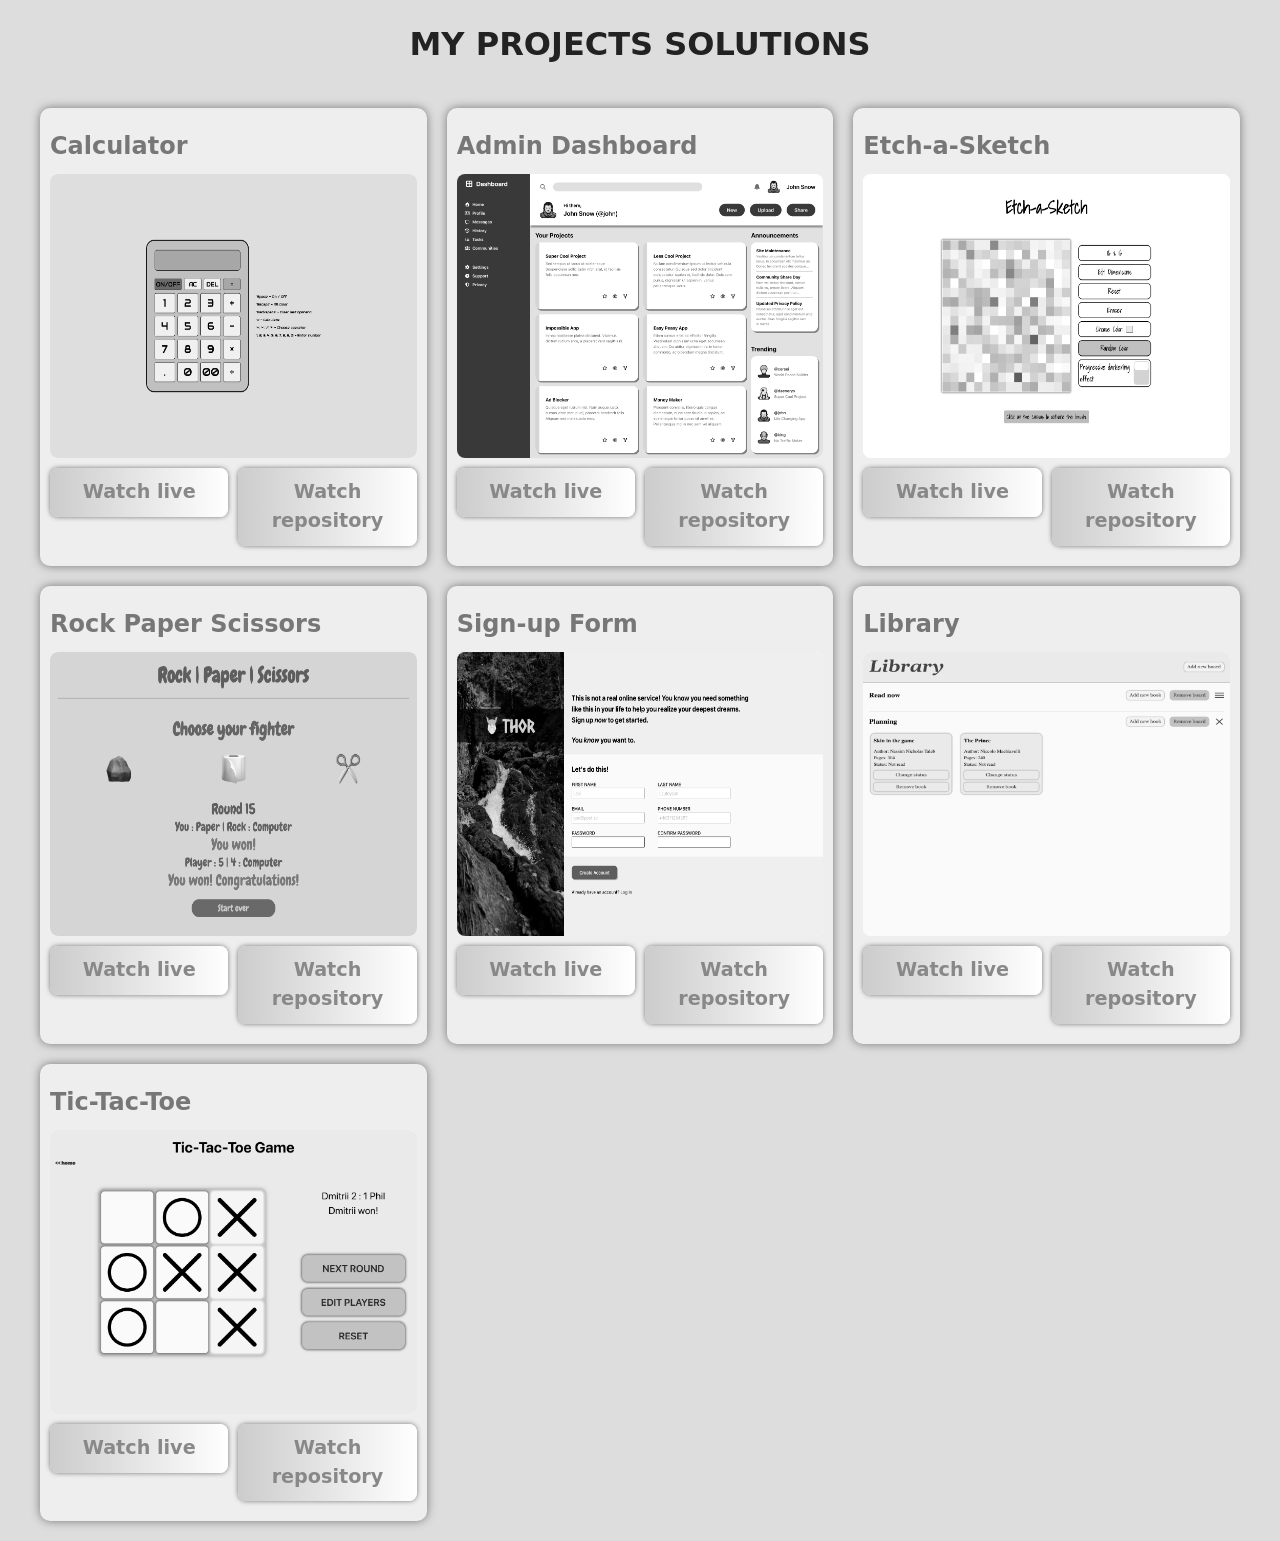
<file: index.html>
<!doctype html>
<html lang="en">
  <head>
    <meta charset="UTF-8" />
    <meta name="viewport" content="width=device-width, initial-scale=1.0" />
    <link rel="stylesheet" href="./style/style.css" />
    <link rel="icon" href="./assets/icons/favicon-home.png" type="image/png">
    <script src="./script/script.js" defer></script>
    <title>Projects</title>
  </head>
  <body>
    <main>
      <div class="container">
        <h1>My projects solutions</h1>
        <div class="projects">
          <div class="projects-card">
            <h2>Calculator</h2>
            <a href="./pages/odin-calculator/index.html" class="card-image">
              <img src="./assets/image/calculator.png" alt="" />
            </a>
            <div class="card-buttons">
              <a href="./pages/odin-calculator/index.html"
                ><button class="card-link-btn">Watch live</button></a
              >
              <a
                href="https://github.com/phil-cody/top-projects/tree/main/pages/odin-calculator"
                target="_blank"
                ><button class="card-link-btn">Watch repository</button></a
              >
            </div>
          </div>
          <div class="projects-card">
            <h2>Admin Dashboard</h2>
            <a href="./pages/odin-dashboard/index.html" class="card-image">
              <img src="./assets/image/dashboard.png" alt="" />
            </a>
            <div class="card-buttons">
              <a href="./pages/odin-dashboard/index.html"
                ><button class="card-link-btn">Watch live</button></a
              >
              <a
                href="https://github.com/phil-cody/top-projects/tree/main/pages/odin-dashboard"
                target="_blank"
                ><button class="card-link-btn">Watch repository</button></a
              >
            </div>
          </div>
          <div class="projects-card">
            <h2>Etch-a-Sketch</h2>
            <a href="./pages/odin-etch-a-sketch/index.html" class="card-image">
              <img src="./assets/image/etch-a-sketchpng.png" alt="" />
            </a>
            <div class="card-buttons">
              <a href="./pages/odin-etch-a-sketch/index.html"
                ><button class="card-link-btn">Watch live</button></a
              >
              <a
                href="https://github.com/phil-cody/top-projects/tree/main/pages/odin-etch-a-sketch"
                target="_blank"
                ><button class="card-link-btn">Watch repository</button></a
              >
            </div>
          </div>
          <div class="projects-card">
            <h2>Rock Paper Scissors</h2>
            <a
              href="./pages/odin-rock-paper-scissors/index.html"
              class="card-image"
            >
              <img src="./assets/image/rock-paper-scissors.png" alt="" />
            </a>
            <div class="card-buttons">
              <a href="./pages/odin-rock-paper-scissors/index.html"
                ><button class="card-link-btn">Watch live</button></a
              >
              <a
                href="https://github.com/phil-cody/top-projects/tree/main/pages/odin-rock-paper-scissors"
                target="_blank"
                ><button class="card-link-btn">Watch repository</button></a
              >
            </div>
          </div>
          <div class="projects-card">
            <h2>Sign-up Form</h2>
            <a href="./pages/odin-sign-up-form/index.html" class="card-image">
              <img src="./assets/image/sign-up.png" alt="" />
            </a>
            <div class="card-buttons">
              <a href="./pages/odin-sign-up-form/index.html"
                ><button class="card-link-btn">Watch live</button></a
              >
              <a
                href="https://github.com/phil-cody/top-projects/tree/main/pages/odin-sign-up-form"
                target="_blank"
                ><button class="card-link-btn">Watch repository</button></a
              >
            </div>
          </div>
          <div class="projects-card">
            <h2>Library</h2>
            <a href="./pages/odin-library/index.html" class="card-image">
              <img src="./assets/image/library.png" alt="" />
            </a>
            <div class="card-buttons">
              <a href="./pages/odin-library/index.html"
                ><button class="card-link-btn">Watch live</button></a
              >
              <a
                href="https://github.com/phil-cody/top-projects/tree/main/pages/odin-library"
                target="_blank"
                ><button class="card-link-btn">Watch repository</button></a
              >
            </div>
          </div>
          <div class="projects-card">
            <h2>Tic-Tac-Toe</h2>
            <a href="./pages/odin-tic-tac-toe/index.html" class="card-image">
              <img src="./assets/image/tic-tac-toe.png" alt="">
            </a>
            <div class="card-buttons">
              <a href="./pages/odin-tic-tac-toe/index.html"
                ><button class="card-link-btn">Watch live</button></a
              >
              <a
                href="https://github.com/phil-cody/top-projects/tree/main/pages/odin-tic-tac-toe"
                target="_blank"
                ><button class="card-link-btn">Watch repository</button></a
              >
            </div>
          </div>
        </div>
      </div>
    </main>
  </body>
</html>
</file>
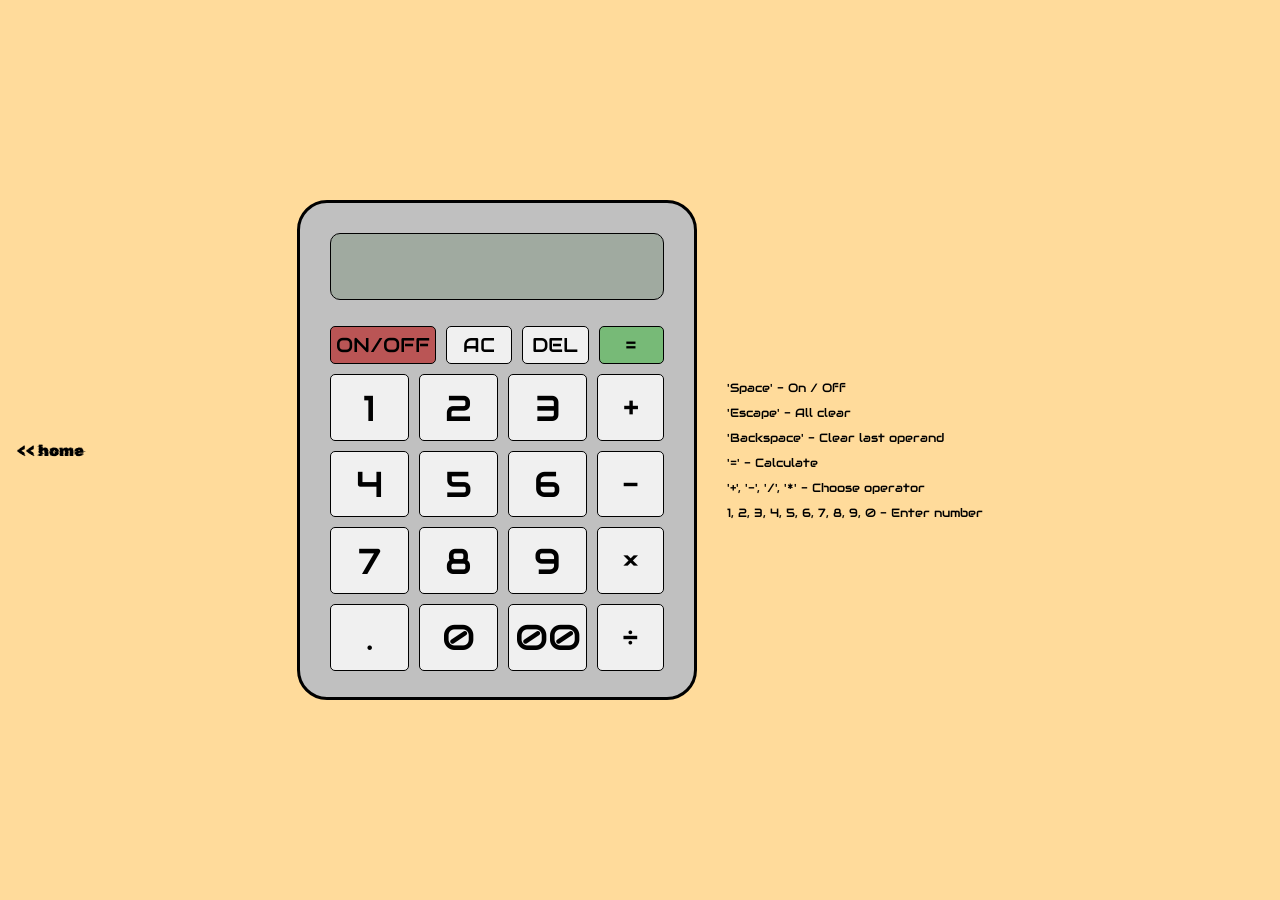
<file: pages/odin-calculator/index.html>
<!doctype html>
<html lang="en">
  <head>
    <meta charset="UTF-8" />
    <meta name="viewport" content="width=device-width, initial-scale=1.0" />
    <link rel="stylesheet" href="./style.css" />
    <link rel="icon" href="./favicon-calc.png" type="image/png">
    <script src="./script.js" defer></script>
    <title>Calculator</title>
  </head>
  <body>
    <a href="../../index.html" class="home-btn">
      <button>
          <p>
            <span><</span>
            <span><</span>
            home
          </p>
      </button>
    </a>
    <main>
      <div class="container">
        <div class="display">
          <p id="expression"></p>
          <p id="current"></p>
        </div>
        <div class="buttons">
          <div class="buttons__actions">
            <button class="btn action" id="on" data-type="action">
              ON/OFF
            </button>
            <button
              class="btn action"
              id="all-clear"
              data-type="action"
              disabled
            >
              AC
            </button>
            <button class="btn action" id="delete" data-type="action" disabled>
              DEL
            </button>
            <button class="btn action" id="result" data-type="equals" disabled>
              =
            </button>
          </div>
          <div class="buttons__num">
            <button
              class="btn number"
              data-type="number"
              data-value="1"
              disabled
            >
              1
            </button>
            <button
              class="btn number"
              data-type="number"
              data-value="2"
              disabled
            >
              2
            </button>
            <button
              class="btn number"
              data-type="number"
              data-value="3"
              disabled
            >
              3
            </button>
            <button
              class="btn number"
              data-type="number"
              data-value="4"
              disabled
            >
              4
            </button>
            <button
              class="btn number"
              data-type="number"
              data-value="5"
              disabled
            >
              5
            </button>
            <button
              class="btn number"
              data-type="number"
              data-value="6"
              disabled
            >
              6
            </button>
            <button
              class="btn number"
              data-type="number"
              data-value="7"
              disabled
            >
              7
            </button>
            <button
              class="btn number"
              data-type="number"
              data-value="8"
              disabled
            >
              8
            </button>
            <button
              class="btn number"
              data-type="number"
              data-value="9"
              disabled
            >
              9
            </button>
            <button
              class="btn number"
              data-type="number"
              data-value="."
              disabled
            >
              .
            </button>
            <button
              class="btn number"
              data-type="number"
              data-value="0"
              disabled
            >
              0
            </button>
            <button
              class="btn number"
              data-type="number"
              data-value="00"
              disabled
            >
              00
            </button>
          </div>
          <div class="buttons__operators">
            <button
              class="btn operator"
              id="add"
              data-type="operator"
              data-value="+"
              disabled
            >
              +
            </button>
            <button
              class="btn operator"
              id="substract"
              data-type="operator"
              data-value="-"
              disabled
            >
              -
            </button>
            <button
              class="btn operator"
              id="multiply"
              data-type="operator"
              data-value="*"
              disabled
            >
              ×
            </button>
            <button
              class="btn operator"
              id="divide"
              data-type="operator"
              data-value="/"
              disabled
            >
              ÷
            </button>
          </div>
        </div>
      </div>
      <div class="help">
        <p>'Space' - On / Off</p>
        <p>'Escape' - All clear</p>
        <p>'Backspace' - Clear last operand</p>
        <p>'=' - Calculate</p>
        <p>'+', '-', '/', '*' - Choose operator</p>
        <p>1, 2, 3, 4, 5, 6, 7, 8, 9, 0 - Enter number</p>
      </div>
    </main>
  </body>
</html>
</file>
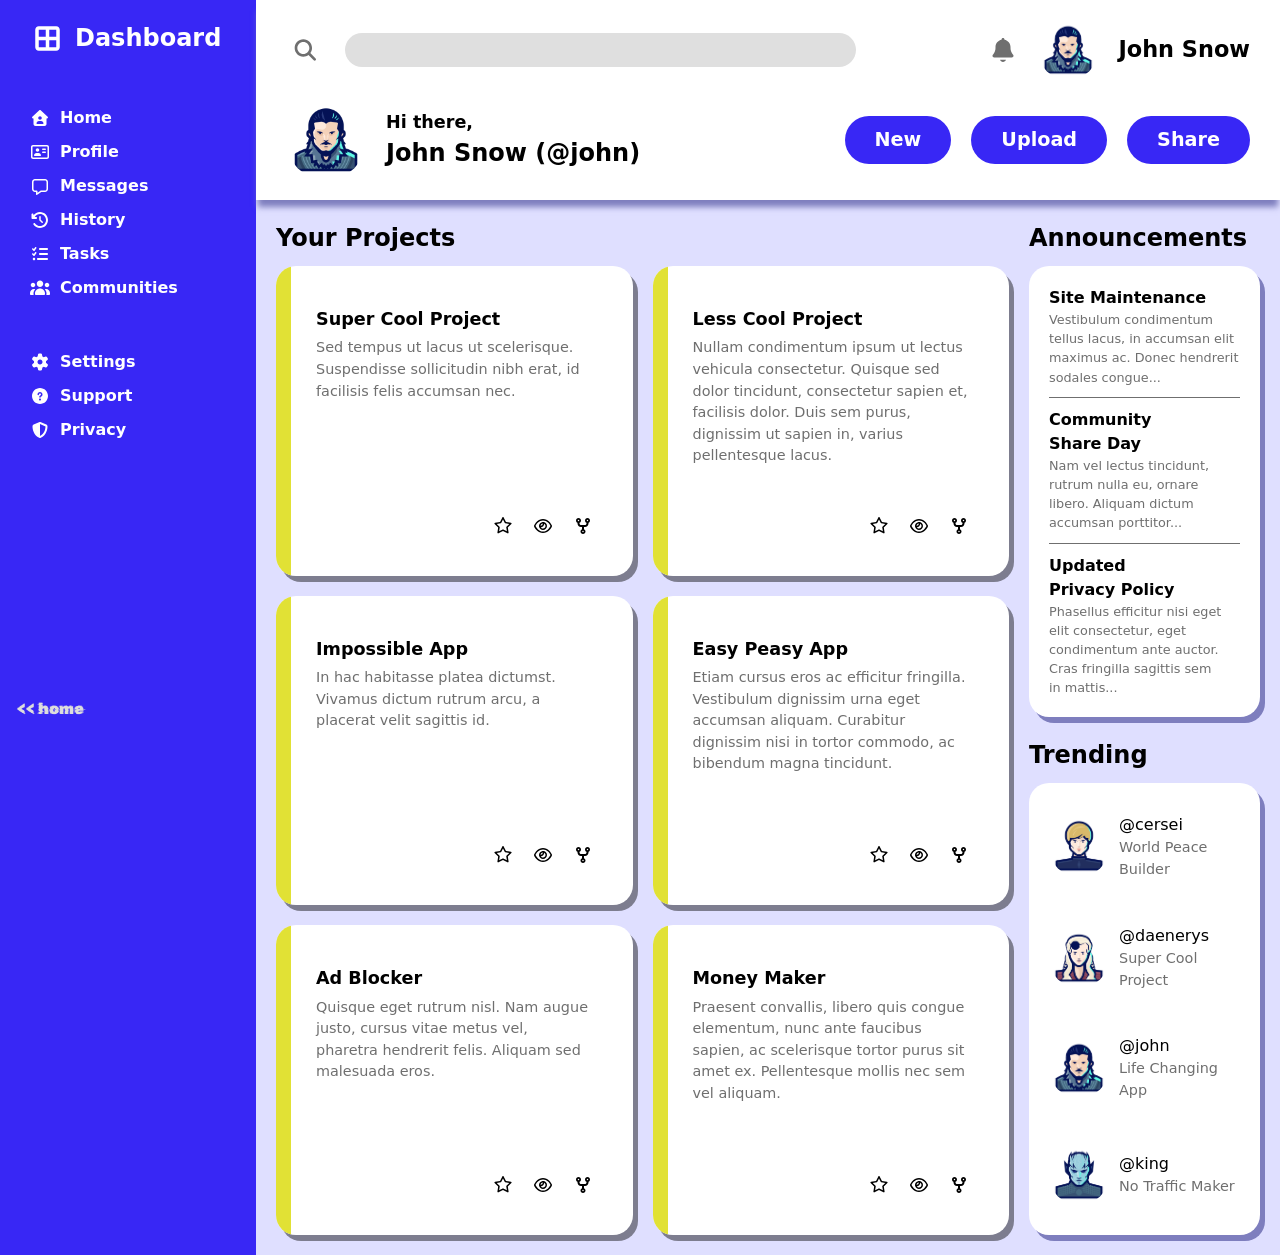
<file: pages/odin-dashboard/index.html>
<!doctype html>
<html lang="en">
  <head>
    <meta charset="UTF-8" />
    <meta name="viewport" content="width=device-width, initial-scale=1.0" />
    <link rel="stylesheet" href="./style.css" />
    <link rel="icon" href="./image/favicon-dashboard.png" type="image/png">
    <title>Dashboard</title>
  </head>
  <body>
    <a href="../../index.html" class="home-btn">
      <button>
          <p>
            <span><</span>
            <span><</span>
            home
          </p>
      </button>
    </a>
    <div class="container">
      <section class="sidebar">
        <div class="sidebar__logo">
          <svg xmlns="http://www.w3.org/2000/svg" viewBox="0 0 640 640">
            <!--!Font Awesome Free v7.2.0 by @fontawesome - https://fontawesome.com License - https://fontawesome.com/license/free Copyright 2026 Fonticons, Inc.-->
            <path
              d="M480 160L352 160L352 288L480 288L480 160zM544 288L544 480C544 515.3 515.3 544 480 544L160 544C124.7 544 96 515.3 96 480L96 160C96 124.7 124.7 96 160 96L480 96C515.3 96 544 124.7 544 160L544 288zM160 352L160 480L288 480L288 352L160 352zM288 288L288 160L160 160L160 288L288 288zM352 352L352 480L480 480L480 352L352 352z"
            />
          </svg>
          <h1 class="logo-title">Dashboard</h1>
        </div>
        <div class="sidebar__nav">
          <ul>
            <li>
              <svg xmlns="http://www.w3.org/2000/svg" viewBox="0 0 640 640">
                <!--!Font Awesome Free v7.2.0 by @fontawesome - https://fontawesome.com License - https://fontawesome.com/license/free Copyright 2026 Fonticons, Inc.-->
                <path
                  d="M341.8 72.6C329.5 61.2 310.5 61.2 298.3 72.6L74.3 280.6C64.7 289.6 61.5 303.5 66.3 315.7C71.1 327.9 82.8 336 96 336L112 336L112 512C112 547.3 140.7 576 176 576L464 576C499.3 576 528 547.3 528 512L528 336L544 336C557.2 336 569 327.9 573.8 315.7C578.6 303.5 575.4 289.5 565.8 280.6L341.8 72.6zM264 320C264 289.1 289.1 264 320 264C350.9 264 376 289.1 376 320C376 350.9 350.9 376 320 376C289.1 376 264 350.9 264 320zM208 496C208 451.8 243.8 416 288 416L352 416C396.2 416 432 451.8 432 496C432 504.8 424.8 512 416 512L224 512C215.2 512 208 504.8 208 496z"
                />
              </svg>
              <a href="#">Home</a>
            </li>
            <li>
              <svg xmlns="http://www.w3.org/2000/svg" viewBox="0 0 640 640">
                <!--!Font Awesome Free v7.2.0 by @fontawesome - https://fontawesome.com License - https://fontawesome.com/license/free Copyright 2026 Fonticons, Inc.-->
                <path
                  d="M544 144C552.8 144 560 151.2 560 160L560 480C560 488.8 552.8 496 544 496L96 496C87.2 496 80 488.8 80 480L80 160C80 151.2 87.2 144 96 144L544 144zM96 96C60.7 96 32 124.7 32 160L32 480C32 515.3 60.7 544 96 544L544 544C579.3 544 608 515.3 608 480L608 160C608 124.7 579.3 96 544 96L96 96zM240 312C270.9 312 296 286.9 296 256C296 225.1 270.9 200 240 200C209.1 200 184 225.1 184 256C184 286.9 209.1 312 240 312zM208 352C163.8 352 128 387.8 128 432C128 440.8 135.2 448 144 448L336 448C344.8 448 352 440.8 352 432C352 387.8 316.2 352 272 352L208 352zM408 208C394.7 208 384 218.7 384 232C384 245.3 394.7 256 408 256L488 256C501.3 256 512 245.3 512 232C512 218.7 501.3 208 488 208L408 208zM408 304C394.7 304 384 314.7 384 328C384 341.3 394.7 352 408 352L488 352C501.3 352 512 341.3 512 328C512 314.7 501.3 304 488 304L408 304z"
                />
              </svg>
              <a href="#">Profile</a>
            </li>
            <li>
              <svg xmlns="http://www.w3.org/2000/svg" viewBox="0 0 640 640">
                <!--!Font Awesome Free v7.2.0 by @fontawesome - https://fontawesome.com License - https://fontawesome.com/license/free Copyright 2026 Fonticons, Inc.-->
                <path
                  d="M267.7 576.9C267.7 576.9 267.7 576.9 267.7 576.9L229.9 603.6C222.6 608.8 213 609.4 205 605.3C197 601.2 192 593 192 584L192 512L160 512C107 512 64 469 64 416L64 192C64 139 107 96 160 96L480 96C533 96 576 139 576 192L576 416C576 469 533 512 480 512L359.6 512L267.7 576.9zM332 472.8C340.1 467.1 349.8 464 359.7 464L480 464C506.5 464 528 442.5 528 416L528 192C528 165.5 506.5 144 480 144L160 144C133.5 144 112 165.5 112 192L112 416C112 442.5 133.5 464 160 464L216 464C226.4 464 235.3 470.6 238.6 479.9C239.5 482.4 240 485.1 240 488L240 537.7C272.7 514.6 303.3 493 331.9 472.8z"
                />
              </svg>
              <a href="#">Messages</a>
            </li>
            <li>
              <svg xmlns="http://www.w3.org/2000/svg" viewBox="0 0 640 640">
                <!--!Font Awesome Free v7.2.0 by @fontawesome - https://fontawesome.com License - https://fontawesome.com/license/free Copyright 2026 Fonticons, Inc.-->
                <path
                  d="M320 128C426 128 512 214 512 320C512 426 426 512 320 512C254.8 512 197.1 479.5 162.4 429.7C152.3 415.2 132.3 411.7 117.8 421.8C103.3 431.9 99.8 451.9 109.9 466.4C156.1 532.6 233 576 320 576C461.4 576 576 461.4 576 320C576 178.6 461.4 64 320 64C234.3 64 158.5 106.1 112 170.7L112 144C112 126.3 97.7 112 80 112C62.3 112 48 126.3 48 144L48 256C48 273.7 62.3 288 80 288L104.6 288C105.1 288 105.6 288 106.1 288L192.1 288C209.8 288 224.1 273.7 224.1 256C224.1 238.3 209.8 224 192.1 224L153.8 224C186.9 166.6 249 128 320 128zM344 216C344 202.7 333.3 192 320 192C306.7 192 296 202.7 296 216L296 320C296 326.4 298.5 332.5 303 337L375 409C384.4 418.4 399.6 418.4 408.9 409C418.2 399.6 418.3 384.4 408.9 375.1L343.9 310.1L343.9 216z"
                />
              </svg>
              <a href="#">History</a>
            </li>
            <li>
              <svg xmlns="http://www.w3.org/2000/svg" viewBox="0 0 640 640">
                <!--!Font Awesome Free v7.2.0 by @fontawesome - https://fontawesome.com License - https://fontawesome.com/license/free Copyright 2026 Fonticons, Inc.-->
                <path
                  d="M197.8 100.3C208.7 107.9 211.3 122.9 203.7 133.7L147.7 213.7C143.6 219.5 137.2 223.2 130.1 223.8C123 224.4 116 222 111 217L71 177C61.7 167.6 61.7 152.4 71 143C80.3 133.6 95.6 133.7 105 143L124.8 162.8L164.4 106.2C172 95.3 187 92.7 197.8 100.3zM197.8 260.3C208.7 267.9 211.3 282.9 203.7 293.7L147.7 373.7C143.6 379.5 137.2 383.2 130.1 383.8C123 384.4 116 382 111 377L71 337C61.6 327.6 61.6 312.4 71 303.1C80.4 293.8 95.6 293.7 104.9 303.1L124.7 322.9L164.3 266.3C171.9 255.4 186.9 252.8 197.7 260.4zM288 160C288 142.3 302.3 128 320 128L544 128C561.7 128 576 142.3 576 160C576 177.7 561.7 192 544 192L320 192C302.3 192 288 177.7 288 160zM288 320C288 302.3 302.3 288 320 288L544 288C561.7 288 576 302.3 576 320C576 337.7 561.7 352 544 352L320 352C302.3 352 288 337.7 288 320zM224 480C224 462.3 238.3 448 256 448L544 448C561.7 448 576 462.3 576 480C576 497.7 561.7 512 544 512L256 512C238.3 512 224 497.7 224 480zM128 440C150.1 440 168 457.9 168 480C168 502.1 150.1 520 128 520C105.9 520 88 502.1 88 480C88 457.9 105.9 440 128 440z"
                />
              </svg>
              <a href="#">Tasks</a>
            </li>
            <li>
              <svg xmlns="http://www.w3.org/2000/svg" viewBox="0 0 640 640">
                <!--!Font Awesome Free v7.2.0 by @fontawesome - https://fontawesome.com License - https://fontawesome.com/license/free Copyright 2026 Fonticons, Inc.-->
                <path
                  d="M320 80C377.4 80 424 126.6 424 184C424 241.4 377.4 288 320 288C262.6 288 216 241.4 216 184C216 126.6 262.6 80 320 80zM96 152C135.8 152 168 184.2 168 224C168 263.8 135.8 296 96 296C56.2 296 24 263.8 24 224C24 184.2 56.2 152 96 152zM0 480C0 409.3 57.3 352 128 352C140.8 352 153.2 353.9 164.9 357.4C132 394.2 112 442.8 112 496L112 512C112 523.4 114.4 534.2 118.7 544L32 544C14.3 544 0 529.7 0 512L0 480zM521.3 544C525.6 534.2 528 523.4 528 512L528 496C528 442.8 508 394.2 475.1 357.4C486.8 353.9 499.2 352 512 352C582.7 352 640 409.3 640 480L640 512C640 529.7 625.7 544 608 544L521.3 544zM472 224C472 184.2 504.2 152 544 152C583.8 152 616 184.2 616 224C616 263.8 583.8 296 544 296C504.2 296 472 263.8 472 224zM160 496C160 407.6 231.6 336 320 336C408.4 336 480 407.6 480 496L480 512C480 529.7 465.7 544 448 544L192 544C174.3 544 160 529.7 160 512L160 496z"
                />
              </svg>
              <a href="#">Communities</a>
            </li>
          </ul>
        </div>
        <div class="sidebar__service-nav">
          <ul>
            <li>
              <svg xmlns="http://www.w3.org/2000/svg" viewBox="0 0 640 640">
                <!--!Font Awesome Free v7.2.0 by @fontawesome - https://fontawesome.com License - https://fontawesome.com/license/free Copyright 2026 Fonticons, Inc.-->
                <path
                  d="M259.1 73.5C262.1 58.7 275.2 48 290.4 48L350.2 48C365.4 48 378.5 58.7 381.5 73.5L396 143.5C410.1 149.5 423.3 157.2 435.3 166.3L503.1 143.8C517.5 139 533.3 145 540.9 158.2L570.8 210C578.4 223.2 575.7 239.8 564.3 249.9L511 297.3C511.9 304.7 512.3 312.3 512.3 320C512.3 327.7 511.8 335.3 511 342.7L564.4 390.2C575.8 400.3 578.4 417 570.9 430.1L541 481.9C533.4 495 517.6 501.1 503.2 496.3L435.4 473.8C423.3 482.9 410.1 490.5 396.1 496.6L381.7 566.5C378.6 581.4 365.5 592 350.4 592L290.6 592C275.4 592 262.3 581.3 259.3 566.5L244.9 496.6C230.8 490.6 217.7 482.9 205.6 473.8L137.5 496.3C123.1 501.1 107.3 495.1 99.7 481.9L69.8 430.1C62.2 416.9 64.9 400.3 76.3 390.2L129.7 342.7C128.8 335.3 128.4 327.7 128.4 320C128.4 312.3 128.9 304.7 129.7 297.3L76.3 249.8C64.9 239.7 62.3 223 69.8 209.9L99.7 158.1C107.3 144.9 123.1 138.9 137.5 143.7L205.3 166.2C217.4 157.1 230.6 149.5 244.6 143.4L259.1 73.5zM320.3 400C364.5 399.8 400.2 363.9 400 319.7C399.8 275.5 363.9 239.8 319.7 240C275.5 240.2 239.8 276.1 240 320.3C240.2 364.5 276.1 400.2 320.3 400z"
                />
              </svg>
              <a href="#">Settings</a>
            </li>
            <li>
              <svg xmlns="http://www.w3.org/2000/svg" viewBox="0 0 640 640">
                <!--!Font Awesome Free v7.2.0 by @fontawesome - https://fontawesome.com License - https://fontawesome.com/license/free Copyright 2026 Fonticons, Inc.-->
                <path
                  d="M320 576C461.4 576 576 461.4 576 320C576 178.6 461.4 64 320 64C178.6 64 64 178.6 64 320C64 461.4 178.6 576 320 576zM320 240C302.3 240 288 254.3 288 272C288 285.3 277.3 296 264 296C250.7 296 240 285.3 240 272C240 227.8 275.8 192 320 192C364.2 192 400 227.8 400 272C400 319.2 364 339.2 344 346.5L344 350.3C344 363.6 333.3 374.3 320 374.3C306.7 374.3 296 363.6 296 350.3L296 342.2C296 321.7 310.8 307 326.1 302C332.5 299.9 339.3 296.5 344.3 291.7C348.6 287.5 352 281.7 352 272.1C352 254.4 337.7 240.1 320 240.1zM288 432C288 414.3 302.3 400 320 400C337.7 400 352 414.3 352 432C352 449.7 337.7 464 320 464C302.3 464 288 449.7 288 432z"
                />
              </svg>
              <a href="#">Support</a>
            </li>
            <li>
              <svg xmlns="http://www.w3.org/2000/svg" viewBox="0 0 640 640">
                <!--!Font Awesome Free v7.2.0 by @fontawesome - https://fontawesome.com License - https://fontawesome.com/license/free Copyright 2026 Fonticons, Inc.-->
                <path
                  d="M320 64C324.6 64 329.2 65 333.4 66.9L521.8 146.8C543.8 156.1 560.2 177.8 560.1 204C559.6 303.2 518.8 484.7 346.5 567.2C329.8 575.2 310.4 575.2 293.7 567.2C121.3 484.7 80.6 303.2 80.1 204C80 177.8 96.4 156.1 118.4 146.8L306.7 66.9C310.9 65 315.4 64 320 64zM320 130.8L320 508.9C458 442.1 495.1 294.1 496 205.5L320 130.9L320 130.9z"
                />
              </svg>
              <a href="#">Privacy</a>
            </li>
          </ul>
        </div>
      </section>
      <section class="header">
        <form action="" class="search">
          <button type="submit">
            <svg xmlns="http://www.w3.org/2000/svg" viewBox="0 0 640 640">
              <!--!Font Awesome Free v7.2.0 by @fontawesome - https://fontawesome.com License - https://fontawesome.com/license/free Copyright 2026 Fonticons, Inc.-->
              <path
                d="M480 272C480 317.9 465.1 360.3 440 394.7L566.6 521.4C579.1 533.9 579.1 554.2 566.6 566.7C554.1 579.2 533.8 579.2 521.3 566.7L394.7 440C360.3 465.1 317.9 480 272 480C157.1 480 64 386.9 64 272C64 157.1 157.1 64 272 64C386.9 64 480 157.1 480 272zM272 416C351.5 416 416 351.5 416 272C416 192.5 351.5 128 272 128C192.5 128 128 192.5 128 272C128 351.5 192.5 416 272 416z"
              />
            </svg>
          </button>
          <input type="searct" name="question" />
        </form>
        <div class="user">
          <a href="#" class="notification">
            <svg xmlns="http://www.w3.org/2000/svg" viewBox="0 0 640 640">
              <!--!Font Awesome Free v7.2.0 by @fontawesome - https://fontawesome.com License - https://fontawesome.com/license/free Copyright 2026 Fonticons, Inc.-->
              <path
                d="M320 64C302.3 64 288 78.3 288 96L288 99.2C215 114 160 178.6 160 256L160 277.7C160 325.8 143.6 372.5 113.6 410.1L103.8 422.3C98.7 428.6 96 436.4 96 444.5C96 464.1 111.9 480 131.5 480L508.4 480C528 480 543.9 464.1 543.9 444.5C543.9 436.4 541.2 428.6 536.1 422.3L526.3 410.1C496.4 372.5 480 325.8 480 277.7L480 256C480 178.6 425 114 352 99.2L352 96C352 78.3 337.7 64 320 64zM258 528C265.1 555.6 290.2 576 320 576C349.8 576 374.9 555.6 382 528L258 528z"
              />
            </svg>
          </a>
          <img
            src="./image/john-snow.png"
            alt="profile avatar"
            class="user-avatar"
          />
          <p>John Snow</p>
        </div>
        <div class="welcome">
          <img src="./image/john-snow.png" alt="profile avatar" />
          <div class="welcome__text">
            <p class="welcome__greeting">Hi there,</p>
            <p class="welcome__username">John Snow (@john)</p>
          </div>
        </div>
        <div class="actions">
          <button class="btn">New</button>
          <button class="btn">Upload</button>
          <button class="btn">Share</button>
        </div>
      </section>
      <section class="dashboard">
        <div class="projects">
          <h2>Your Projects</h2>
          <div class="project__cards">
            <div class="card">
              <div class="card__text">
                <h3>Super Cool Project</h3>
                <p>Sed tempus ut lacus ut scelerisque. Suspendisse sollicitudin nibh erat, id facilisis felis accumsan nec.</p>
              </div>
              <div class="card__info">
                <svg xmlns="http://www.w3.org/2000/svg" viewBox="0 0 640 640">
                  <!--!Font Awesome Free v7.2.0 by @fontawesome - https://fontawesome.com License - https://fontawesome.com/license/free Copyright 2026 Fonticons, Inc.-->
                  <path
                    d="M320.1 32C329.1 32 337.4 37.1 341.5 45.1L415 189.3L574.9 214.7C583.8 216.1 591.2 222.4 594 231C596.8 239.6 594.5 249 588.2 255.4L473.7 369.9L499 529.8C500.4 538.7 496.7 547.7 489.4 553C482.1 558.3 472.4 559.1 464.4 555L320.1 481.6L175.8 555C167.8 559.1 158.1 558.3 150.8 553C143.5 547.7 139.8 538.8 141.2 529.8L166.4 369.9L52 255.4C45.6 249 43.4 239.6 46.2 231C49 222.4 56.3 216.1 65.3 214.7L225.2 189.3L298.8 45.1C302.9 37.1 311.2 32 320.2 32zM320.1 108.8L262.3 222C258.8 228.8 252.3 233.6 244.7 234.8L119.2 254.8L209 344.7C214.4 350.1 216.9 357.8 215.7 365.4L195.9 490.9L309.2 433.3C316 429.8 324.1 429.8 331 433.3L444.3 490.9L424.5 365.4C423.3 357.8 425.8 350.1 431.2 344.7L521 254.8L395.5 234.8C387.9 233.6 381.4 228.8 377.9 222L320.1 108.8z"
                  />
                </svg>
                <svg xmlns="http://www.w3.org/2000/svg" viewBox="0 0 640 640">
                  <!--!Font Awesome Free v7.2.0 by @fontawesome - https://fontawesome.com License - https://fontawesome.com/license/free Copyright 2026 Fonticons, Inc.-->
                  <path
                    d="M320 144C254.8 144 201.2 173.6 160.1 211.7C121.6 247.5 95 290 81.4 320C95 350 121.6 392.5 160.1 428.3C201.2 466.4 254.8 496 320 496C385.2 496 438.8 466.4 479.9 428.3C518.4 392.5 545 350 558.6 320C545 290 518.4 247.5 479.9 211.7C438.8 173.6 385.2 144 320 144zM127.4 176.6C174.5 132.8 239.2 96 320 96C400.8 96 465.5 132.8 512.6 176.6C559.4 220.1 590.7 272 605.6 307.7C608.9 315.6 608.9 324.4 605.6 332.3C590.7 368 559.4 420 512.6 463.4C465.5 507.1 400.8 544 320 544C239.2 544 174.5 507.2 127.4 463.4C80.6 419.9 49.3 368 34.4 332.3C31.1 324.4 31.1 315.6 34.4 307.7C49.3 272 80.6 220 127.4 176.6zM320 400C364.2 400 400 364.2 400 320C400 290.4 383.9 264.5 360 250.7C358.6 310.4 310.4 358.6 250.7 360C264.5 383.9 290.4 400 320 400zM240.4 311.6C242.9 311.9 245.4 312 248 312C283.3 312 312 283.3 312 248C312 245.4 311.8 242.9 311.6 240.4C274.2 244.3 244.4 274.1 240.5 311.5zM286 196.6C296.8 193.6 308.2 192.1 319.9 192.1C328.7 192.1 337.4 193 345.7 194.7C346 194.8 346.2 194.8 346.5 194.9C404.4 207.1 447.9 258.6 447.9 320.1C447.9 390.8 390.6 448.1 319.9 448.1C258.3 448.1 206.9 404.6 194.7 346.7C192.9 338.1 191.9 329.2 191.9 320.1C191.9 309.1 193.3 298.3 195.9 288.1C196.1 287.4 196.2 286.8 196.4 286.2C208.3 242.8 242.5 208.6 285.9 196.7z"
                  />
                </svg>
                <svg xmlns="http://www.w3.org/2000/svg" viewBox="0 0 640 640"><!--!Font Awesome Free v7.2.0 by @fontawesome - https://fontawesome.com License - https://fontawesome.com/license/free Copyright 2026 Fonticons, Inc.--><path d="M176 168C189.3 168 200 157.3 200 144C200 130.7 189.3 120 176 120C162.7 120 152 130.7 152 144C152 157.3 162.7 168 176 168zM256 144C256 176.8 236.3 205 208 217.3L208 240C208 266.5 229.5 288 256 288L384 288C410.5 288 432 266.5 432 240L432 217.3C403.7 205 384 176.8 384 144C384 99.8 419.8 64 464 64C508.2 64 544 99.8 544 144C544 176.8 524.3 205 496 217.3L496 240C496 301.9 445.9 352 384 352L352 352L352 422.7C380.3 435 400 463.2 400 496C400 540.2 364.2 576 320 576C275.8 576 240 540.2 240 496C240 463.2 259.7 435 288 422.7L288 352L256 352C194.1 352 144 301.9 144 240L144 217.3C115.7 205 96 176.8 96 144C96 99.8 131.8 64 176 64C220.2 64 256 99.8 256 144zM464 168C477.3 168 488 157.3 488 144C488 130.7 477.3 120 464 120C450.7 120 440 130.7 440 144C440 157.3 450.7 168 464 168zM344 496C344 482.7 333.3 472 320 472C306.7 472 296 482.7 296 496C296 509.3 306.7 520 320 520C333.3 520 344 509.3 344 496z"/></svg>
              </div>
            </div>
            <div class="card">
              <div class="card__text">
                <h3>Less Cool Project</h3>
                <p>Nullam condimentum ipsum ut lectus vehicula consectetur. Quisque sed dolor tincidunt, consectetur sapien et, facilisis dolor. Duis sem purus, dignissim ut sapien in, varius pellentesque lacus.</p>
              </div>
              <div class="card__info">
                <svg xmlns="http://www.w3.org/2000/svg" viewBox="0 0 640 640">
                  <!--!Font Awesome Free v7.2.0 by @fontawesome - https://fontawesome.com License - https://fontawesome.com/license/free Copyright 2026 Fonticons, Inc.-->
                  <path
                    d="M320.1 32C329.1 32 337.4 37.1 341.5 45.1L415 189.3L574.9 214.7C583.8 216.1 591.2 222.4 594 231C596.8 239.6 594.5 249 588.2 255.4L473.7 369.9L499 529.8C500.4 538.7 496.7 547.7 489.4 553C482.1 558.3 472.4 559.1 464.4 555L320.1 481.6L175.8 555C167.8 559.1 158.1 558.3 150.8 553C143.5 547.7 139.8 538.8 141.2 529.8L166.4 369.9L52 255.4C45.6 249 43.4 239.6 46.2 231C49 222.4 56.3 216.1 65.3 214.7L225.2 189.3L298.8 45.1C302.9 37.1 311.2 32 320.2 32zM320.1 108.8L262.3 222C258.8 228.8 252.3 233.6 244.7 234.8L119.2 254.8L209 344.7C214.4 350.1 216.9 357.8 215.7 365.4L195.9 490.9L309.2 433.3C316 429.8 324.1 429.8 331 433.3L444.3 490.9L424.5 365.4C423.3 357.8 425.8 350.1 431.2 344.7L521 254.8L395.5 234.8C387.9 233.6 381.4 228.8 377.9 222L320.1 108.8z"
                  />
                </svg>
                <svg xmlns="http://www.w3.org/2000/svg" viewBox="0 0 640 640">
                  <!--!Font Awesome Free v7.2.0 by @fontawesome - https://fontawesome.com License - https://fontawesome.com/license/free Copyright 2026 Fonticons, Inc.-->
                  <path
                    d="M320 144C254.8 144 201.2 173.6 160.1 211.7C121.6 247.5 95 290 81.4 320C95 350 121.6 392.5 160.1 428.3C201.2 466.4 254.8 496 320 496C385.2 496 438.8 466.4 479.9 428.3C518.4 392.5 545 350 558.6 320C545 290 518.4 247.5 479.9 211.7C438.8 173.6 385.2 144 320 144zM127.4 176.6C174.5 132.8 239.2 96 320 96C400.8 96 465.5 132.8 512.6 176.6C559.4 220.1 590.7 272 605.6 307.7C608.9 315.6 608.9 324.4 605.6 332.3C590.7 368 559.4 420 512.6 463.4C465.5 507.1 400.8 544 320 544C239.2 544 174.5 507.2 127.4 463.4C80.6 419.9 49.3 368 34.4 332.3C31.1 324.4 31.1 315.6 34.4 307.7C49.3 272 80.6 220 127.4 176.6zM320 400C364.2 400 400 364.2 400 320C400 290.4 383.9 264.5 360 250.7C358.6 310.4 310.4 358.6 250.7 360C264.5 383.9 290.4 400 320 400zM240.4 311.6C242.9 311.9 245.4 312 248 312C283.3 312 312 283.3 312 248C312 245.4 311.8 242.9 311.6 240.4C274.2 244.3 244.4 274.1 240.5 311.5zM286 196.6C296.8 193.6 308.2 192.1 319.9 192.1C328.7 192.1 337.4 193 345.7 194.7C346 194.8 346.2 194.8 346.5 194.9C404.4 207.1 447.9 258.6 447.9 320.1C447.9 390.8 390.6 448.1 319.9 448.1C258.3 448.1 206.9 404.6 194.7 346.7C192.9 338.1 191.9 329.2 191.9 320.1C191.9 309.1 193.3 298.3 195.9 288.1C196.1 287.4 196.2 286.8 196.4 286.2C208.3 242.8 242.5 208.6 285.9 196.7z"
                  />
                </svg>
                <svg xmlns="http://www.w3.org/2000/svg" viewBox="0 0 640 640"><!--!Font Awesome Free v7.2.0 by @fontawesome - https://fontawesome.com License - https://fontawesome.com/license/free Copyright 2026 Fonticons, Inc.--><path d="M176 168C189.3 168 200 157.3 200 144C200 130.7 189.3 120 176 120C162.7 120 152 130.7 152 144C152 157.3 162.7 168 176 168zM256 144C256 176.8 236.3 205 208 217.3L208 240C208 266.5 229.5 288 256 288L384 288C410.5 288 432 266.5 432 240L432 217.3C403.7 205 384 176.8 384 144C384 99.8 419.8 64 464 64C508.2 64 544 99.8 544 144C544 176.8 524.3 205 496 217.3L496 240C496 301.9 445.9 352 384 352L352 352L352 422.7C380.3 435 400 463.2 400 496C400 540.2 364.2 576 320 576C275.8 576 240 540.2 240 496C240 463.2 259.7 435 288 422.7L288 352L256 352C194.1 352 144 301.9 144 240L144 217.3C115.7 205 96 176.8 96 144C96 99.8 131.8 64 176 64C220.2 64 256 99.8 256 144zM464 168C477.3 168 488 157.3 488 144C488 130.7 477.3 120 464 120C450.7 120 440 130.7 440 144C440 157.3 450.7 168 464 168zM344 496C344 482.7 333.3 472 320 472C306.7 472 296 482.7 296 496C296 509.3 306.7 520 320 520C333.3 520 344 509.3 344 496z"/></svg>
              </div>
            </div>
            <div class="card">
              <div class="card__text">
                <h3>Impossible App</h3>
                <p>In hac habitasse platea dictumst. Vivamus dictum rutrum arcu, a placerat velit sagittis id.</p>
              </div>
              <div class="card__info">
                <svg xmlns="http://www.w3.org/2000/svg" viewBox="0 0 640 640">
                  <!--!Font Awesome Free v7.2.0 by @fontawesome - https://fontawesome.com License - https://fontawesome.com/license/free Copyright 2026 Fonticons, Inc.-->
                  <path
                    d="M320.1 32C329.1 32 337.4 37.1 341.5 45.1L415 189.3L574.9 214.7C583.8 216.1 591.2 222.4 594 231C596.8 239.6 594.5 249 588.2 255.4L473.7 369.9L499 529.8C500.4 538.7 496.7 547.7 489.4 553C482.1 558.3 472.4 559.1 464.4 555L320.1 481.6L175.8 555C167.8 559.1 158.1 558.3 150.8 553C143.5 547.7 139.8 538.8 141.2 529.8L166.4 369.9L52 255.4C45.6 249 43.4 239.6 46.2 231C49 222.4 56.3 216.1 65.3 214.7L225.2 189.3L298.8 45.1C302.9 37.1 311.2 32 320.2 32zM320.1 108.8L262.3 222C258.8 228.8 252.3 233.6 244.7 234.8L119.2 254.8L209 344.7C214.4 350.1 216.9 357.8 215.7 365.4L195.9 490.9L309.2 433.3C316 429.8 324.1 429.8 331 433.3L444.3 490.9L424.5 365.4C423.3 357.8 425.8 350.1 431.2 344.7L521 254.8L395.5 234.8C387.9 233.6 381.4 228.8 377.9 222L320.1 108.8z"
                  />
                </svg>
                <svg xmlns="http://www.w3.org/2000/svg" viewBox="0 0 640 640">
                  <!--!Font Awesome Free v7.2.0 by @fontawesome - https://fontawesome.com License - https://fontawesome.com/license/free Copyright 2026 Fonticons, Inc.-->
                  <path
                    d="M320 144C254.8 144 201.2 173.6 160.1 211.7C121.6 247.5 95 290 81.4 320C95 350 121.6 392.5 160.1 428.3C201.2 466.4 254.8 496 320 496C385.2 496 438.8 466.4 479.9 428.3C518.4 392.5 545 350 558.6 320C545 290 518.4 247.5 479.9 211.7C438.8 173.6 385.2 144 320 144zM127.4 176.6C174.5 132.8 239.2 96 320 96C400.8 96 465.5 132.8 512.6 176.6C559.4 220.1 590.7 272 605.6 307.7C608.9 315.6 608.9 324.4 605.6 332.3C590.7 368 559.4 420 512.6 463.4C465.5 507.1 400.8 544 320 544C239.2 544 174.5 507.2 127.4 463.4C80.6 419.9 49.3 368 34.4 332.3C31.1 324.4 31.1 315.6 34.4 307.7C49.3 272 80.6 220 127.4 176.6zM320 400C364.2 400 400 364.2 400 320C400 290.4 383.9 264.5 360 250.7C358.6 310.4 310.4 358.6 250.7 360C264.5 383.9 290.4 400 320 400zM240.4 311.6C242.9 311.9 245.4 312 248 312C283.3 312 312 283.3 312 248C312 245.4 311.8 242.9 311.6 240.4C274.2 244.3 244.4 274.1 240.5 311.5zM286 196.6C296.8 193.6 308.2 192.1 319.9 192.1C328.7 192.1 337.4 193 345.7 194.7C346 194.8 346.2 194.8 346.5 194.9C404.4 207.1 447.9 258.6 447.9 320.1C447.9 390.8 390.6 448.1 319.9 448.1C258.3 448.1 206.9 404.6 194.7 346.7C192.9 338.1 191.9 329.2 191.9 320.1C191.9 309.1 193.3 298.3 195.9 288.1C196.1 287.4 196.2 286.8 196.4 286.2C208.3 242.8 242.5 208.6 285.9 196.7z"
                  />
                </svg>
                <svg xmlns="http://www.w3.org/2000/svg" viewBox="0 0 640 640"><!--!Font Awesome Free v7.2.0 by @fontawesome - https://fontawesome.com License - https://fontawesome.com/license/free Copyright 2026 Fonticons, Inc.--><path d="M176 168C189.3 168 200 157.3 200 144C200 130.7 189.3 120 176 120C162.7 120 152 130.7 152 144C152 157.3 162.7 168 176 168zM256 144C256 176.8 236.3 205 208 217.3L208 240C208 266.5 229.5 288 256 288L384 288C410.5 288 432 266.5 432 240L432 217.3C403.7 205 384 176.8 384 144C384 99.8 419.8 64 464 64C508.2 64 544 99.8 544 144C544 176.8 524.3 205 496 217.3L496 240C496 301.9 445.9 352 384 352L352 352L352 422.7C380.3 435 400 463.2 400 496C400 540.2 364.2 576 320 576C275.8 576 240 540.2 240 496C240 463.2 259.7 435 288 422.7L288 352L256 352C194.1 352 144 301.9 144 240L144 217.3C115.7 205 96 176.8 96 144C96 99.8 131.8 64 176 64C220.2 64 256 99.8 256 144zM464 168C477.3 168 488 157.3 488 144C488 130.7 477.3 120 464 120C450.7 120 440 130.7 440 144C440 157.3 450.7 168 464 168zM344 496C344 482.7 333.3 472 320 472C306.7 472 296 482.7 296 496C296 509.3 306.7 520 320 520C333.3 520 344 509.3 344 496z"/></svg>
              </div>
            </div>
            <div class="card">
              <div class="card__text">
                <h3>Easy Peasy App</h3>
                <p>Etiam cursus eros ac efficitur fringilla. Vestibulum dignissim urna eget accumsan aliquam. Curabitur dignissim nisi in tortor commodo, ac bibendum magna tincidunt.</p>
              </div>
              <div class="card__info">
                <svg xmlns="http://www.w3.org/2000/svg" viewBox="0 0 640 640">
                  <!--!Font Awesome Free v7.2.0 by @fontawesome - https://fontawesome.com License - https://fontawesome.com/license/free Copyright 2026 Fonticons, Inc.-->
                  <path
                    d="M320.1 32C329.1 32 337.4 37.1 341.5 45.1L415 189.3L574.9 214.7C583.8 216.1 591.2 222.4 594 231C596.8 239.6 594.5 249 588.2 255.4L473.7 369.9L499 529.8C500.4 538.7 496.7 547.7 489.4 553C482.1 558.3 472.4 559.1 464.4 555L320.1 481.6L175.8 555C167.8 559.1 158.1 558.3 150.8 553C143.5 547.7 139.8 538.8 141.2 529.8L166.4 369.9L52 255.4C45.6 249 43.4 239.6 46.2 231C49 222.4 56.3 216.1 65.3 214.7L225.2 189.3L298.8 45.1C302.9 37.1 311.2 32 320.2 32zM320.1 108.8L262.3 222C258.8 228.8 252.3 233.6 244.7 234.8L119.2 254.8L209 344.7C214.4 350.1 216.9 357.8 215.7 365.4L195.9 490.9L309.2 433.3C316 429.8 324.1 429.8 331 433.3L444.3 490.9L424.5 365.4C423.3 357.8 425.8 350.1 431.2 344.7L521 254.8L395.5 234.8C387.9 233.6 381.4 228.8 377.9 222L320.1 108.8z"
                  />
                </svg>
                <svg xmlns="http://www.w3.org/2000/svg" viewBox="0 0 640 640">
                  <!--!Font Awesome Free v7.2.0 by @fontawesome - https://fontawesome.com License - https://fontawesome.com/license/free Copyright 2026 Fonticons, Inc.-->
                  <path
                    d="M320 144C254.8 144 201.2 173.6 160.1 211.7C121.6 247.5 95 290 81.4 320C95 350 121.6 392.5 160.1 428.3C201.2 466.4 254.8 496 320 496C385.2 496 438.8 466.4 479.9 428.3C518.4 392.5 545 350 558.6 320C545 290 518.4 247.5 479.9 211.7C438.8 173.6 385.2 144 320 144zM127.4 176.6C174.5 132.8 239.2 96 320 96C400.8 96 465.5 132.8 512.6 176.6C559.4 220.1 590.7 272 605.6 307.7C608.9 315.6 608.9 324.4 605.6 332.3C590.7 368 559.4 420 512.6 463.4C465.5 507.1 400.8 544 320 544C239.2 544 174.5 507.2 127.4 463.4C80.6 419.9 49.3 368 34.4 332.3C31.1 324.4 31.1 315.6 34.4 307.7C49.3 272 80.6 220 127.4 176.6zM320 400C364.2 400 400 364.2 400 320C400 290.4 383.9 264.5 360 250.7C358.6 310.4 310.4 358.6 250.7 360C264.5 383.9 290.4 400 320 400zM240.4 311.6C242.9 311.9 245.4 312 248 312C283.3 312 312 283.3 312 248C312 245.4 311.8 242.9 311.6 240.4C274.2 244.3 244.4 274.1 240.5 311.5zM286 196.6C296.8 193.6 308.2 192.1 319.9 192.1C328.7 192.1 337.4 193 345.7 194.7C346 194.8 346.2 194.8 346.5 194.9C404.4 207.1 447.9 258.6 447.9 320.1C447.9 390.8 390.6 448.1 319.9 448.1C258.3 448.1 206.9 404.6 194.7 346.7C192.9 338.1 191.9 329.2 191.9 320.1C191.9 309.1 193.3 298.3 195.9 288.1C196.1 287.4 196.2 286.8 196.4 286.2C208.3 242.8 242.5 208.6 285.9 196.7z"
                  />
                </svg>
                <svg xmlns="http://www.w3.org/2000/svg" viewBox="0 0 640 640"><!--!Font Awesome Free v7.2.0 by @fontawesome - https://fontawesome.com License - https://fontawesome.com/license/free Copyright 2026 Fonticons, Inc.--><path d="M176 168C189.3 168 200 157.3 200 144C200 130.7 189.3 120 176 120C162.7 120 152 130.7 152 144C152 157.3 162.7 168 176 168zM256 144C256 176.8 236.3 205 208 217.3L208 240C208 266.5 229.5 288 256 288L384 288C410.5 288 432 266.5 432 240L432 217.3C403.7 205 384 176.8 384 144C384 99.8 419.8 64 464 64C508.2 64 544 99.8 544 144C544 176.8 524.3 205 496 217.3L496 240C496 301.9 445.9 352 384 352L352 352L352 422.7C380.3 435 400 463.2 400 496C400 540.2 364.2 576 320 576C275.8 576 240 540.2 240 496C240 463.2 259.7 435 288 422.7L288 352L256 352C194.1 352 144 301.9 144 240L144 217.3C115.7 205 96 176.8 96 144C96 99.8 131.8 64 176 64C220.2 64 256 99.8 256 144zM464 168C477.3 168 488 157.3 488 144C488 130.7 477.3 120 464 120C450.7 120 440 130.7 440 144C440 157.3 450.7 168 464 168zM344 496C344 482.7 333.3 472 320 472C306.7 472 296 482.7 296 496C296 509.3 306.7 520 320 520C333.3 520 344 509.3 344 496z"/></svg>
              </div>
            </div>
            <div class="card">
              <div class="card__text">
                <h3>Ad Blocker</h3>
                <p>Quisque eget rutrum nisl. Nam augue justo, cursus vitae metus vel, pharetra hendrerit felis. Aliquam sed malesuada eros.</p>
              </div>
              <div class="card__info">
                <svg xmlns="http://www.w3.org/2000/svg" viewBox="0 0 640 640">
                  <!--!Font Awesome Free v7.2.0 by @fontawesome - https://fontawesome.com License - https://fontawesome.com/license/free Copyright 2026 Fonticons, Inc.-->
                  <path
                    d="M320.1 32C329.1 32 337.4 37.1 341.5 45.1L415 189.3L574.9 214.7C583.8 216.1 591.2 222.4 594 231C596.8 239.6 594.5 249 588.2 255.4L473.7 369.9L499 529.8C500.4 538.7 496.7 547.7 489.4 553C482.1 558.3 472.4 559.1 464.4 555L320.1 481.6L175.8 555C167.8 559.1 158.1 558.3 150.8 553C143.5 547.7 139.8 538.8 141.2 529.8L166.4 369.9L52 255.4C45.6 249 43.4 239.6 46.2 231C49 222.4 56.3 216.1 65.3 214.7L225.2 189.3L298.8 45.1C302.9 37.1 311.2 32 320.2 32zM320.1 108.8L262.3 222C258.8 228.8 252.3 233.6 244.7 234.8L119.2 254.8L209 344.7C214.4 350.1 216.9 357.8 215.7 365.4L195.9 490.9L309.2 433.3C316 429.8 324.1 429.8 331 433.3L444.3 490.9L424.5 365.4C423.3 357.8 425.8 350.1 431.2 344.7L521 254.8L395.5 234.8C387.9 233.6 381.4 228.8 377.9 222L320.1 108.8z"
                  />
                </svg>
                <svg xmlns="http://www.w3.org/2000/svg" viewBox="0 0 640 640">
                  <!--!Font Awesome Free v7.2.0 by @fontawesome - https://fontawesome.com License - https://fontawesome.com/license/free Copyright 2026 Fonticons, Inc.-->
                  <path
                    d="M320 144C254.8 144 201.2 173.6 160.1 211.7C121.6 247.5 95 290 81.4 320C95 350 121.6 392.5 160.1 428.3C201.2 466.4 254.8 496 320 496C385.2 496 438.8 466.4 479.9 428.3C518.4 392.5 545 350 558.6 320C545 290 518.4 247.5 479.9 211.7C438.8 173.6 385.2 144 320 144zM127.4 176.6C174.5 132.8 239.2 96 320 96C400.8 96 465.5 132.8 512.6 176.6C559.4 220.1 590.7 272 605.6 307.7C608.9 315.6 608.9 324.4 605.6 332.3C590.7 368 559.4 420 512.6 463.4C465.5 507.1 400.8 544 320 544C239.2 544 174.5 507.2 127.4 463.4C80.6 419.9 49.3 368 34.4 332.3C31.1 324.4 31.1 315.6 34.4 307.7C49.3 272 80.6 220 127.4 176.6zM320 400C364.2 400 400 364.2 400 320C400 290.4 383.9 264.5 360 250.7C358.6 310.4 310.4 358.6 250.7 360C264.5 383.9 290.4 400 320 400zM240.4 311.6C242.9 311.9 245.4 312 248 312C283.3 312 312 283.3 312 248C312 245.4 311.8 242.9 311.6 240.4C274.2 244.3 244.4 274.1 240.5 311.5zM286 196.6C296.8 193.6 308.2 192.1 319.9 192.1C328.7 192.1 337.4 193 345.7 194.7C346 194.8 346.2 194.8 346.5 194.9C404.4 207.1 447.9 258.6 447.9 320.1C447.9 390.8 390.6 448.1 319.9 448.1C258.3 448.1 206.9 404.6 194.7 346.7C192.9 338.1 191.9 329.2 191.9 320.1C191.9 309.1 193.3 298.3 195.9 288.1C196.1 287.4 196.2 286.8 196.4 286.2C208.3 242.8 242.5 208.6 285.9 196.7z"
                  />
                </svg>
                <svg xmlns="http://www.w3.org/2000/svg" viewBox="0 0 640 640"><!--!Font Awesome Free v7.2.0 by @fontawesome - https://fontawesome.com License - https://fontawesome.com/license/free Copyright 2026 Fonticons, Inc.--><path d="M176 168C189.3 168 200 157.3 200 144C200 130.7 189.3 120 176 120C162.7 120 152 130.7 152 144C152 157.3 162.7 168 176 168zM256 144C256 176.8 236.3 205 208 217.3L208 240C208 266.5 229.5 288 256 288L384 288C410.5 288 432 266.5 432 240L432 217.3C403.7 205 384 176.8 384 144C384 99.8 419.8 64 464 64C508.2 64 544 99.8 544 144C544 176.8 524.3 205 496 217.3L496 240C496 301.9 445.9 352 384 352L352 352L352 422.7C380.3 435 400 463.2 400 496C400 540.2 364.2 576 320 576C275.8 576 240 540.2 240 496C240 463.2 259.7 435 288 422.7L288 352L256 352C194.1 352 144 301.9 144 240L144 217.3C115.7 205 96 176.8 96 144C96 99.8 131.8 64 176 64C220.2 64 256 99.8 256 144zM464 168C477.3 168 488 157.3 488 144C488 130.7 477.3 120 464 120C450.7 120 440 130.7 440 144C440 157.3 450.7 168 464 168zM344 496C344 482.7 333.3 472 320 472C306.7 472 296 482.7 296 496C296 509.3 306.7 520 320 520C333.3 520 344 509.3 344 496z"/></svg>
              </div>
            </div>
            <div class="card">
              <div class="card__text">
                <h3>Money Maker</h3>
                <p>Praesent convallis, libero quis congue elementum, nunc ante faucibus sapien, ac scelerisque tortor purus sit amet ex. Pellentesque mollis nec sem vel aliquam.</p>
              </div>
              <div class="card__info">
                <svg xmlns="http://www.w3.org/2000/svg" viewBox="0 0 640 640">
                  <!--!Font Awesome Free v7.2.0 by @fontawesome - https://fontawesome.com License - https://fontawesome.com/license/free Copyright 2026 Fonticons, Inc.-->
                  <path
                    d="M320.1 32C329.1 32 337.4 37.1 341.5 45.1L415 189.3L574.9 214.7C583.8 216.1 591.2 222.4 594 231C596.8 239.6 594.5 249 588.2 255.4L473.7 369.9L499 529.8C500.4 538.7 496.7 547.7 489.4 553C482.1 558.3 472.4 559.1 464.4 555L320.1 481.6L175.8 555C167.8 559.1 158.1 558.3 150.8 553C143.5 547.7 139.8 538.8 141.2 529.8L166.4 369.9L52 255.4C45.6 249 43.4 239.6 46.2 231C49 222.4 56.3 216.1 65.3 214.7L225.2 189.3L298.8 45.1C302.9 37.1 311.2 32 320.2 32zM320.1 108.8L262.3 222C258.8 228.8 252.3 233.6 244.7 234.8L119.2 254.8L209 344.7C214.4 350.1 216.9 357.8 215.7 365.4L195.9 490.9L309.2 433.3C316 429.8 324.1 429.8 331 433.3L444.3 490.9L424.5 365.4C423.3 357.8 425.8 350.1 431.2 344.7L521 254.8L395.5 234.8C387.9 233.6 381.4 228.8 377.9 222L320.1 108.8z"
                  />
                </svg>
                <svg xmlns="http://www.w3.org/2000/svg" viewBox="0 0 640 640">
                  <!--!Font Awesome Free v7.2.0 by @fontawesome - https://fontawesome.com License - https://fontawesome.com/license/free Copyright 2026 Fonticons, Inc.-->
                  <path
                    d="M320 144C254.8 144 201.2 173.6 160.1 211.7C121.6 247.5 95 290 81.4 320C95 350 121.6 392.5 160.1 428.3C201.2 466.4 254.8 496 320 496C385.2 496 438.8 466.4 479.9 428.3C518.4 392.5 545 350 558.6 320C545 290 518.4 247.5 479.9 211.7C438.8 173.6 385.2 144 320 144zM127.4 176.6C174.5 132.8 239.2 96 320 96C400.8 96 465.5 132.8 512.6 176.6C559.4 220.1 590.7 272 605.6 307.7C608.9 315.6 608.9 324.4 605.6 332.3C590.7 368 559.4 420 512.6 463.4C465.5 507.1 400.8 544 320 544C239.2 544 174.5 507.2 127.4 463.4C80.6 419.9 49.3 368 34.4 332.3C31.1 324.4 31.1 315.6 34.4 307.7C49.3 272 80.6 220 127.4 176.6zM320 400C364.2 400 400 364.2 400 320C400 290.4 383.9 264.5 360 250.7C358.6 310.4 310.4 358.6 250.7 360C264.5 383.9 290.4 400 320 400zM240.4 311.6C242.9 311.9 245.4 312 248 312C283.3 312 312 283.3 312 248C312 245.4 311.8 242.9 311.6 240.4C274.2 244.3 244.4 274.1 240.5 311.5zM286 196.6C296.8 193.6 308.2 192.1 319.9 192.1C328.7 192.1 337.4 193 345.7 194.7C346 194.8 346.2 194.8 346.5 194.9C404.4 207.1 447.9 258.6 447.9 320.1C447.9 390.8 390.6 448.1 319.9 448.1C258.3 448.1 206.9 404.6 194.7 346.7C192.9 338.1 191.9 329.2 191.9 320.1C191.9 309.1 193.3 298.3 195.9 288.1C196.1 287.4 196.2 286.8 196.4 286.2C208.3 242.8 242.5 208.6 285.9 196.7z"
                  />
                </svg>
                <svg xmlns="http://www.w3.org/2000/svg" viewBox="0 0 640 640"><!--!Font Awesome Free v7.2.0 by @fontawesome - https://fontawesome.com License - https://fontawesome.com/license/free Copyright 2026 Fonticons, Inc.--><path d="M176 168C189.3 168 200 157.3 200 144C200 130.7 189.3 120 176 120C162.7 120 152 130.7 152 144C152 157.3 162.7 168 176 168zM256 144C256 176.8 236.3 205 208 217.3L208 240C208 266.5 229.5 288 256 288L384 288C410.5 288 432 266.5 432 240L432 217.3C403.7 205 384 176.8 384 144C384 99.8 419.8 64 464 64C508.2 64 544 99.8 544 144C544 176.8 524.3 205 496 217.3L496 240C496 301.9 445.9 352 384 352L352 352L352 422.7C380.3 435 400 463.2 400 496C400 540.2 364.2 576 320 576C275.8 576 240 540.2 240 496C240 463.2 259.7 435 288 422.7L288 352L256 352C194.1 352 144 301.9 144 240L144 217.3C115.7 205 96 176.8 96 144C96 99.8 131.8 64 176 64C220.2 64 256 99.8 256 144zM464 168C477.3 168 488 157.3 488 144C488 130.7 477.3 120 464 120C450.7 120 440 130.7 440 144C440 157.3 450.7 168 464 168zM344 496C344 482.7 333.3 472 320 472C306.7 472 296 482.7 296 496C296 509.3 306.7 520 320 520C333.3 520 344 509.3 344 496z"/></svg>
              </div>
            </div>
          </div>
        </div>
        <div class="announcements">
          <h2>Announcements</h2>
          <div class="announcements__content">
            <div class="announcements__item">
              <h4>Site Maintenance</h4>
              <p>Vestibulum condimentum tellus lacus, in accumsan elit maximus ac. Donec hendrerit sodales congue...</p>
            </div>
            <div class="announcements__item">
              <h4>Community Share Day</h4>
              <p>Nam vel lectus tincidunt, rutrum nulla eu, ornare libero. Aliquam dictum accumsan porttitor...</p>
            </div>
            <div class="announcements__item">
              <h4>Updated Privacy Policy</h4>
              <p>Phasellus efficitur nisi eget elit consectetur, eget condimentum ante auctor. Cras fringilla sagittis sem in mattis...</p>
            </div>
          </div>
        </div>
        <div class="trending">
          <h2>Trending</h2>
          <div class="trending__content">
            <div class="trending__item">
              <img src="./image/cersei-lannister.png" alt="cersei lannister">
              <div class="item__text">
                <h6>@cersei</h6>
                <p>World Peace Builder</p>
              </div>
            </div>
            <div class="trending__item">
              <img src="./image/daenerys-targaryen.png" alt="daenerys targaryen">
              <div class="item__text">
                <h6>@daenerys</h6>
                <p>Super Cool Project</p>
              </div>
            </div>
            <div class="trending__item">
              <img src="./image/john-snow.png" alt="john snow">
              <div class="item__text">
                <h6>@john</h6>
                <p>Life Changing App</p>
              </div>
            </div>
            <div class="trending__item">
              <img src="./image/king-of-the-night.png" alt="king of the night">
              <div class="item__text">
                <h6>@king</h6>
                <p>No Traffic Maker</p>
              </div>
            </div>
          </div>
        </div>
      </section>
    </div>
  </body>
</html>
</file>
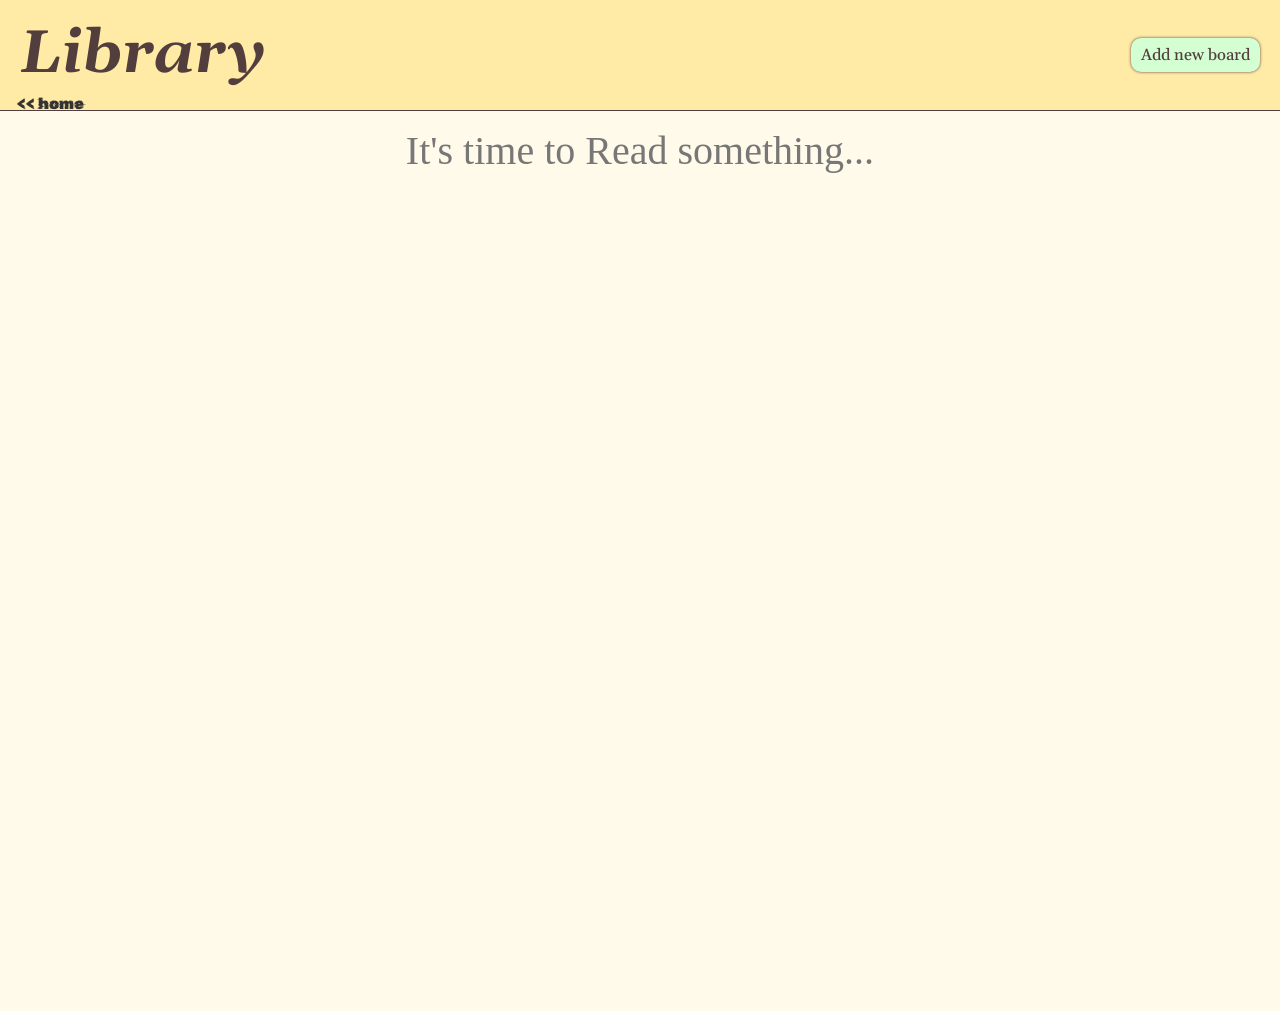
<file: pages/odin-library/index.html>
<!doctype html>
<html lang="en">
  <head>
    <meta charset="UTF-8" />
    <meta name="viewport" content="width=device-width, initial-scale=1.0" />
    <link rel="stylesheet" href="./style.css" />
    <link rel="icon" href="./favicon-library.png" type="image/png">
    <script src="./script.js" defer></script>
    <title>Library</title>
  </head>
  <body>
    <a href="../../index.html" class="home-btn">
      <button>
        <p>
          <span><</span>
          <span><</span>
          home
        </p>
      </button>
    </a>
    <header>
      <div class="container">
        <h1>Library</h1>
        <button class="btn" id="new-board-btn">Add new board</button>
      </div>
    </header>
    <main>
      <div class="container">
        <section class="boards">
        </section>
      </div>
    </main>
    <dialog class="dialog" id="new-board">
      <div class="dialog-container">
        <h3>Enter board details</h3>
        <button class="close-dialog">
          <span></span>
          <span></span>
        </button>
        <form class="dialog-form" method="dialog">
          <div class="dialog-field">
            <label for="board-title">Title (Unique):</label>
            <input type="text" id="board-title" name="board-title" required/>
          </div>
          <button class="dialog-btn btn" type="submit">Add board</button>
        </form>
      </div>
    </dialog>
    <dialog class="dialog" id="new-book">
      <div class="dialog-container">
        <h3>Enter book details</h3>
        <button class="close-dialog">
          <span></span>
          <span></span>
        </button>
        <form class="dialog-form" method="dialog">
          <div class="dialog-field">
            <label for="book-title">Title:</label>
            <input type="text" id="book-title" name="book-title" required/>
          </div>
          <div class="dialog-field">
            <label for="book-author">Author:</label>
            <input type="text" id="book-author" name="book-author" required/>
          </div>
          <div class="dialog-field">
            <label for="book-number-of-pages">Number of pages:</label>
            <input
              type="text"
              id="book-number-of-pages"
              name="book-number-of-pages"
              required
            />
          </div>
          <div class="dialog-field">
            <label for="book-status">Read status:</label>
            <select name="book-status" id="book-status">
              <option value="Not read">Not read</option>
              <option value="Read">Read</option>
            </select>
          </div>
          <button class="dialog-btn btn" type="submit">Add book</button>
        </form>
      </div>
    </dialog>
  </body>
</html>
</file>
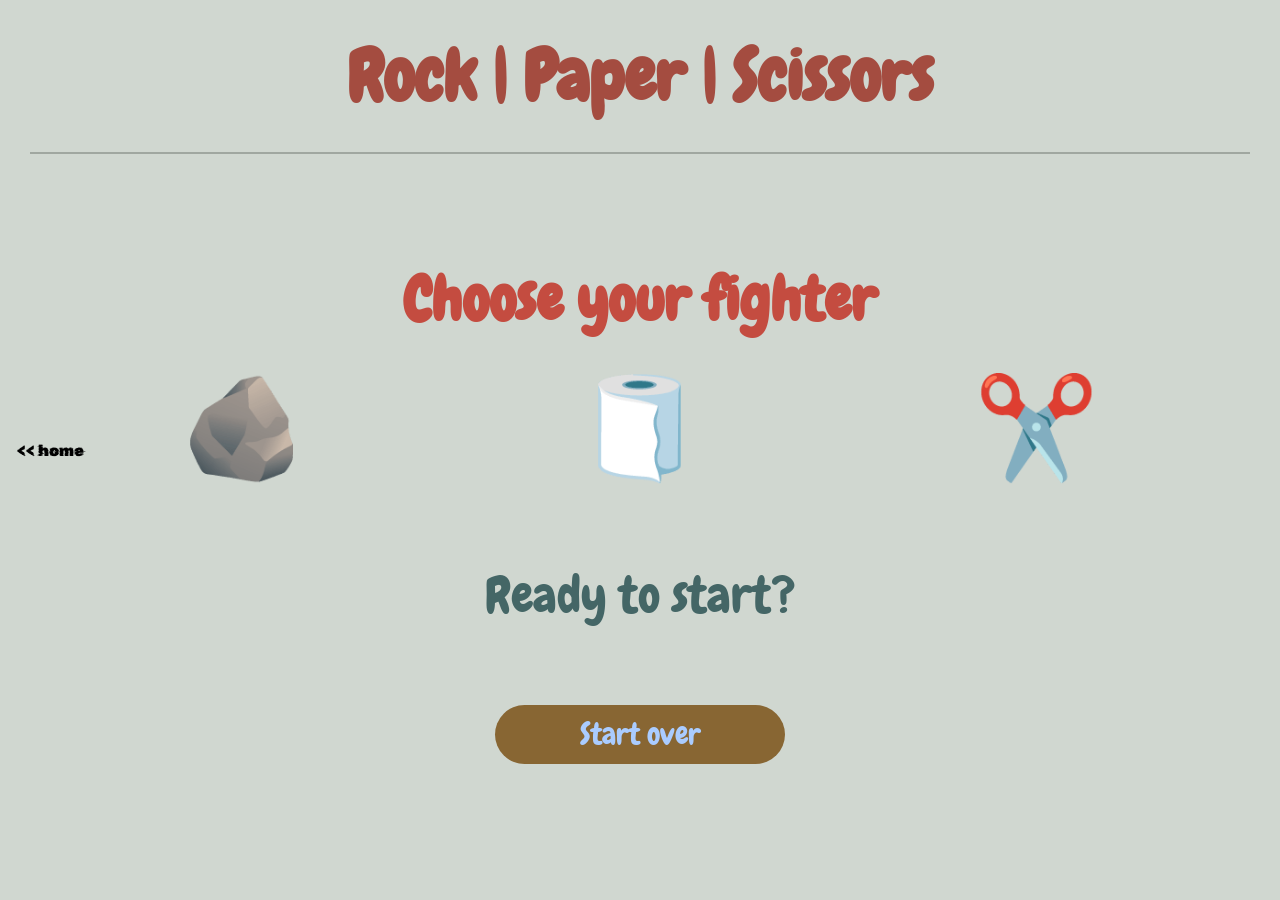
<file: pages/odin-rock-paper-scissors/index.html>
<!doctype html>
<html lang="en">
  <head>
    <meta charset="UTF-8" />
    <meta name="viewport" content="width=device-width, initial-scale=1.0" />
    <link rel="icon" type="image/png" href="./image/favicon.png" />
    <script src="./script.js" defer></script>
    <link rel="stylesheet" href="./style.css" />
    <title>Rock | Paper | Scissors</title>
  </head>
  <body>
    <a href="../../index.html" class="home-btn">
      <button>
          <p>
            <span><</span>
            <span><</span>
            home
          </p>
      </button>
    </a>
    <div class="container">
      <section class="hero">
        <h1 class="title">Rock | Paper | Scissors</h1>
      </section>
      <section class="game">
        <div class="choice">
          <h2 class="subtitle">Choose your fighter</h2>
          <button id="rock" class="btn">🪨</button>
          <button id="paper" class="btn">🧻</button>
          <button id="scissors" class="btn">✂️</button>
        </div>
        <div class="result">
          <p class="result__round-number">Ready to start?</p>
        </div>
        <div class="restart">
          <button id="restart__button" class="btn">Start over</button>
        </div>
      </section>
    </div>
  </body>
</html>
</file>
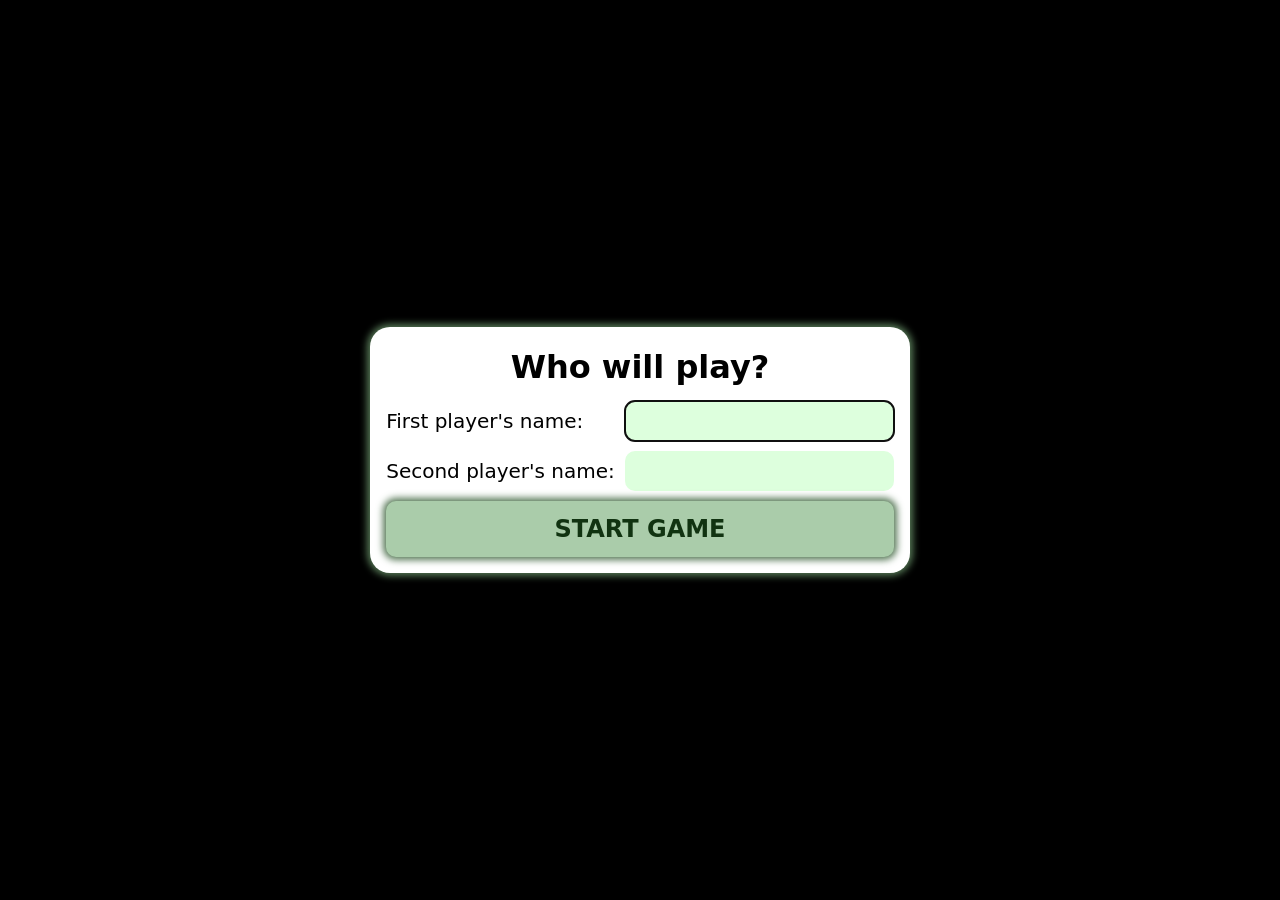
<file: pages/odin-tic-tac-toe/index.html>
<!doctype html>
<html lang="en">
  <head>
    <meta charset="UTF-8" />
    <meta name="viewport" content="width=device-width, initial-scale=1.0" />
    <link rel="stylesheet" href="./style.css" />
    <link rel="icon" type="image/png" href="./favicon-tic-tac-toe.png">
    <script src="./script.js" defer></script>
    <title>Tic-Tac-Toe</title>
  </head>
  <body>
    <a href="../../index.html" class="home-btn">
      <button>
        <p>
          <span><</span>
          <span><</span>
          home
        </p>
      </button>
    </a>
    <main>
      <div class="container">
        <h1>Tic-Tac-Toe Game</h1>
        <div class="board">
        </div>
        <div class="action">
          <button class="next-round action-btn">Next round</button>
          <button class="edit-players action-btn">Edit players</button>
          <button class="reset action-btn">Reset</button>
        </div>
        <div class="game-info">
          <p id="score"></p>
          <p id="turn-info"></p>
          <p id="result"></p>
        </div>
      </div>
    </main>
    <dialog class="dialog">
      <h3>Who will play?</h3>
      <form method="dialog" class="dialog__form">
        <div class="field">
          <label for="player-one-name">First player's name: </label>
          <input type="text" id="player-one-name" name="player-one-name" required>
        </div>
        <div class="field">
          <label for="player-two-name">Second player's name: </label>
          <input type="text" id="player-two-name" name="player-two-name" required>
        </div>
        <button class="dialog__btn" type="submit">Start game</button>
      </form>
    </dialog>
  </body>
</html>
</file>
<file: style/style.css>
*, *::before, *::after {
  box-sizing: border-box;
}

*:not(dialog) {
  margin: 0;
}

@media (prefers-reduced-motion: no-preference) {
  html {
    interpolate-size: allow-keywords;
  }
}

body {
  line-height: 1.5;
  -webkit-font-smoothing: antialiased;
  font-family:system-ui, -apple-system, BlinkMacSystemFont, 'Segoe UI', Roboto, Oxygen, Ubuntu, Cantarell, 'Open Sans', 'Helvetica Neue', sans-serif;
  background-color: #ddd;
}

img, picture, video, canvas, svg {
  display: block;
  max-width: 100%;
}

input, button, textarea, select {
  font: inherit;
}

p, h1, h2, h3, h4, h5, h6 {
  overflow-wrap: break-word;
}

p {
  text-wrap: pretty;
}

h1, h2, h3, h4, h5, h6 {
  text-wrap: balance;
}

a {
  text-decoration: none;
  color: inherit;
}

li {
  list-style: none;
}

main {
  padding: 20px 40px;
}

.container {
  display: flex;
  flex-direction: column;
  align-items: center;
  justify-content: center;
  gap: 40px;
  width: 100%;
  height: 100%;
}

h1 {
  text-transform: uppercase;
   color: #222;
}

.projects {
  display: grid;
  grid-template-columns: repeat(3, 1fr);
  grid-auto-rows: 1fr;
  gap: 20px;
  width: 100%;
}

.projects-card {
  background-color: #eee;
  padding: 20px 10px;
  border-radius: 10px;
  display: flex;
  flex-direction: column;
  gap: 10px;
  box-shadow: 0px 0px 10px 0px #777;
  transition: all 0.3s ease;
}

.projects-card h2 {
  color: #777;
}

.projects-card:hover {
  background-color: #fff;
  box-shadow: 0px 0px 20px 0px #777;
  transform: scale(0.98);
}

.card-image {
  height: fit-content;
  display: flex;
  align-items: center;
  justify-content: center;
  overflow: hidden;
  border-radius: 8px;
  cursor: pointer;
  height: 100%;
  background-color: #fff;
}

.card-image img {
  aspect-ratio: 1.29;
  filter: grayscale(1);
  transition: all 0.3s ease;
}

.projects-card:hover .card-image img {
  filter: grayscale(0);
}

.card-buttons {
  display: grid;
  grid-template-columns: repeat(2, 1fr);
  gap: 10px;
}

.card-link-btn {
  border: none;
  width: 100%;
  padding: 10px 0;
  font-size: 1.2rem;
  font-weight: 600;
  background: linear-gradient(to right, #ccc, #fff);
  border-radius: 8px;
  color: #888;
  cursor: pointer;
  transition: all 0.3s ease;
  box-shadow: 0px 0px 5px 0px #777;
}

.card-link-btn:hover {
  box-shadow: 0px 0px 10px 0px #777;
  background: linear-gradient(to left, #bbb, #777);
  color: #eee;
  transform: scale(0.97);
}
</file>
<file: pages/odin-calculator/style.css>
@font-face {
  font-family: 'Audiowide';
  src: url('../../assets/fonts/Audiowide-Regular.ttf')
}

@font-face {
  font-family: 'Rubik Glitch';
  src: url('../../assets/fonts/RubikGlitch-Regular.ttf')
}

/* styles for calculator */

* {
  margin: 0;
  padding: 0;
  box-sizing: border-box;
}

main {
  background-color: #ffdb9b;
  display: flex;
  align-items: center;
  justify-content: center;
  flex-wrap: wrap;
  gap: 30px;
  width: 100vw;
  height: 100vh;
  padding: 60px;
  font-family: 'Audiowide', sans-serif;
}

.container {
  width: 400px;
  height: 500px;
  display: flex;
  flex-direction: column;
  justify-content: space-between;
  gap: 20px;
  padding: 30px;
  background-color: #c0c0c0;
  border: 3px solid #000;
  border-radius: 30px;
}

.display {
  height: 15.5%;
  padding: 10px;
  background-color: #a0aaa0;
  border: 1px solid #000;
  border-radius: 10px;
  text-align: right;
  display: flex;
  flex-direction: column;
  gap: 3px;
  justify-content: space-between;
  transition: all .3s ease;
  overflow-x: hidden;
}

.display.active {
  background-color: #d0ffd0;
}

#expression {
  font-size: 12px;
  color: #008000;
}

#current {
  font-size: 24px;
  color: #005000;
}

.buttons {
  height: 78.5%;
  width: 100%;
  display: grid;
  gap: 10px;
}

.btn {
  padding: 5px;
  border: 1px solid #000;
  border-radius: 5px;
  background-color: #f0f0f0;
  color: #000;
  font-family: 'Audiowide', sans-serif;
  cursor: pointer;
}

.btn:hover {
  background-color: #606060;
  color: #fafafa;
}

.buttons__actions {
  grid-column: 1 / 3;
  grid-row: 1;
  width: 100%;
  display: grid;
  grid-template-columns: auto repeat(2, 1fr) 65.43px;
  gap: 10px;
}

#result {
  background-color: #77ba77;
}

#on {
  background-color: #ba5555;
}

.action {
  font-size: 20px;
}

.buttons__num {
  grid-column: 1;
  grid-row: 2;
  display: grid;
  grid-template-columns: repeat(3, 1fr);
  gap: 10px;
  width: 100%;
  height: 100%;
}

.number {
  font-size: 36px;
}

.buttons__operators {
  grid-column: 2;
  grid-row: 2;
  display: grid;
  grid-template-columns: 1fr;
  grid-template-rows: repeat(4, 1fr);
  gap: 10px;
}

.operator {
  font-size: 30px;
  aspect-ratio: 1 / 1;
}

.help {
  display: flex;
  flex-direction: column;
  gap: 10px;
  font-size: 12px;
}

.home-btn {
  position: fixed;
  top: 50%;
  transform: translateY(-50%);
  transition: all 0.3s ease;
  padding: 5px 10px;
  border-radius: 10px;
}

.home-btn button {
  border: none;
  padding-left: 10px;
  background-color: transparent;
  cursor: pointer;
}

.home-btn button p {
  font-family: 'Rubik Glitch', sans-serif;
  font-size: 16px;
  position: relative;
  display: flex;
  flex-direction: row;
  align-items: center;
  justify-content: center;
}

.home-btn button p span {
  position: relative;
  top: 0;
  left: -3px;
}

.home-btn:hover {
  transform: scale(1.05) translateY(-50%);
  box-shadow: 0px 0px 15px 13px rgba(0,0,0,0.3);
}

.home-btn:hover button p span:first-child {
  top: 0;
  left: -8px;
  transition: all 0.3s ease;
}

.home-btn:hover button p span:last-child {
  top: 0;
  left: -8px;
  transition: all 0.8s ease;
}

@media (max-width: 550px) {
  .container {
    transform: scale(0.8);
  }
}
</file>
<file: pages/odin-dashboard/style.css>
@font-face {
  font-family: 'Rubik Glitch';
  src: url('../../assets/fonts/RubikGlitch-Regular.ttf')
}

*, *::before, *::after {
  box-sizing: border-box;
}

*:not(dialog) {
  margin: 0;
}

@media (prefers-reduced-motion: no-preference) {
  html {
    interpolate-size: allow-keywords;
  }
}

body {
  line-height: 1.5;
  -webkit-font-smoothing: antialiased;
}

img, picture, video, canvas, svg {
  display: block;
  max-width: 100%;
}

input, button, textarea, select {
  font: inherit;
}

p, h1, h2, h3, h4, h5, h6 {
  overflow-wrap: break-word;
}

p {
  text-wrap: pretty;
}
h1, h2, h3, h4, h5, h6 {
  text-wrap: balance;
}

a {
  text-decoration: none;
}

svg {
 width: 20px;
 height: 20px;
 fill: #fff;
}

.container {
  width: 100%;
  height: 100%;
  display: grid;
  grid-template-columns: repeat(5, 1fr);
  grid-template-rows: repeat(6, min-content);
  font-family: system-ui, -apple-system, BlinkMacSystemFont, 'Segoe UI', Roboto, Oxygen, Ubuntu, Cantarell, 'Open Sans', 'Helvetica Neue', sans-serif;
  position: relative;
}

.sidebar{
  grid-column: 1;
  grid-row: 1 / -1;
  background-color: #3827F5;
  display: flex;
  flex-direction: column;
  justify-content: flex-start;
  align-items: flex-start;
  gap: 50px;
  padding: 20px 30px;
  color: #fff;
}

.sidebar__logo {
  display: flex;
  gap: 10px;
  align-items: center;
  justify-content: flex-start;
}

.sidebar__logo h1 {
  font-size: 1.5rem;
}

.sidebar__logo svg {
  min-width: 35px;
  width: 35px;
  height: 35px;
}

.sidebar ul {
  display: flex;
  flex-direction: column;
  justify-content: flex-start;
  gap: 10px;
  padding-left: 0;
}

.sidebar li {
  list-style: none;
  display: flex;
  align-items: center;
  justify-content: flex-start;
  gap: 10px;
  font-size: 1rem;
  font-weight: 600;
  cursor: pointer;
}

.sidebar a {
  color: #fff;
}

.header {
  grid-column: 2 / -1;
  grid-row: 1;
  display: grid;
  grid-template-columns: repeat(5, 1fr);
  grid-template-rows: repeat(2, min-content);
  gap: 20px;
  background-color: #fff;
  padding: 20px 30px;
  box-shadow: 0px 9px 6px -2px #7E7EbE;
  z-index: 2;
  align-items: center;
}

.header .search {
  grid-column: 1 / 4;
  grid-row: 1;
  display: flex;
  align-items: center;
  justify-content: flex-start;
  gap: 20px;
  height: fit-content;
}

.header .search button {
  background-color: transparent;
  border: none;
}

.header .search button svg {
  width: 30px;
  height: 30px;
  fill: #6f6f6f;
}

.header .search input {
  background-color: #dfdfdf;
  border: none;
  border-radius: 20px;
  width: 100%;
  font-size: 1rem;
  padding: 5px 20px;
  color: #000;
}

.header .user {
  grid-column: 4 / -1;
  grid-row: 1;
  display: flex;
  align-items: center;
  justify-content: flex-end;
  gap: 20px;
  height: fit-content;
}

.header .user svg {
  width: 30px;
  height: 30px;
  fill: #6f6f6f;
}

.header .user img {
  width: 60px;
  height: 60px;
  border-radius: 100%;
}

.header .user p {
  font-size: 1.4rem;
  font-weight: 600;
}

.header .welcome {
  grid-column: 1 / 4;
  grid-row: 2;
  display: flex;
  align-items: center;
  justify-content: flex-start;
  gap: 20px;
  height: fit-content;
}

.header .welcome__text {
  display: flex;
  flex-direction: column;
  gap: 0px;
}

.header .welcome__greeting {
  font-size: 1.1rem;
  font-weight: 600;
}

.header .welcome__username {
  font-size: 1.5rem;
  font-weight: 600;
}

.header .welcome img {
  width: 80px;
  height: 80px;
  border-radius: 100%;
}

.header .actions {
  grid-column: 4 / -1;
  grid-row: 2;
  display: flex;
  align-items: center;
  justify-content: flex-end;
  gap: 20px;
  width: 100%;
  height: fit-content;
}

.header .btn {
  border: none;
  border-radius: 30px;
  background-color: #3827F5;
  color: #fff;
  padding: 10px 30px;
  font-size: 1.2rem;
  font-weight: 600;
}

.dashboard {
  grid-column: 2 / -1;
  grid-row: 2 / -1;
  background-color: #dfdfff;
  z-index: 1;
  padding: 20px;
  display: grid;
  grid-template-columns: repeat(12, 1fr);
  grid-template-rows: repeat(12, 1fr);
  justify-items: stretch;
  gap: 20px;
}

.dashboard .projects {
  grid-column: 1 / 10;
  grid-row: 1 / 13;
  display: flex;
  flex-direction: column;
  align-items: flex-start;
  justify-content: flex-start;
  gap: 10px;
  height: 100%;
}

.dashboard .project__cards {
  display: grid;
  grid-template-columns: repeat(2, 1fr);
  grid-template-rows: repeat(3, 1fr);
  justify-items: stretch;
  gap: 20px;
  height: 100%;
}

.dashboard .card {
  background-color: #fff;
  padding: 40px;
  border-radius: 20px;
  position: relative;
  overflow: hidden;
  display: flex;
  flex-direction: column;
  justify-content: space-between;
  align-items: flex-start;
  gap: 20px;
  box-shadow: 5px 6px 0px rgba(0,0,0,0.44);
}

.dashboard .card::before {
  content: '';
  background-color: rgb(225, 225, 53);
  position: absolute;
  z-index: 3;
  width: 15px;
  height: 100%;
  top: 0;
  left: 0;
}

.dashboard .card__text {
  display: flex;
  flex-direction: column;
  gap: 5px;
}

.dashboard .card__text h3 {
  font-size: 1.1rem;
}

.dashboard .card__text p {
  color: #6f6f6f;
  font-size: 0.9rem;;
}

.dashboard .card__info {
  align-self: flex-end;
  display: flex;
  justify-content: flex-end;
  align-items: center;
  gap: 20px;
}

.dashboard .card__info svg {
  width: 20px;
  height: 20px;
  fill: #000;
}

.dashboard .announcements {
  grid-column: 10 / 13;
  grid-row: 1 / 7;
  display: flex;
  flex-direction: column;
  gap: 10px;
}

.dashboard .announcements__content {
  padding: 20px;
  background-color: #fff;
  border-radius: 20px;
  display: flex;
  flex-direction: column;
  gap: 10px;
  box-shadow: 5px 6px 0px #7E7EbE;
}

.dashboard .announcements__content div:last-of-type {
  border-bottom: none;
  padding-bottom: 0;
}

.dashboard .announcements__item {
  padding-bottom: 10px;
  border-bottom: 1px solid #6f6f6f;
}

.dashboard .announcements__item h4 {
  font-size: 1rem;
}

.dashboard .announcements__item p {
  font-size: 0.8rem;
  color: #6f6f6f;
}

.dashboard .trending {
  grid-column: 10 / 13;
  grid-row: 7 / 13;
  display: flex;
  flex-direction: column;
  gap: 10px;
  height: 100%;
}

.dashboard .trending__content {
  background-color: #fff;
  border-radius: 20px;
  padding: 30px 20px;
  display: flex;
  flex-direction: column;
  gap: 10px;
  align-items: flex-start;
  justify-content: space-between;
  height: 100%;
  box-shadow: 5px 6px 0px #7E7EbE;
}

.dashboard .trending__item {
  display: flex;
  gap: 10px;
  align-items: center;
  justify-content: flex-start;
}

.dashboard .trending__item img {
  width: 60px;
  height: 60px;
  border-radius: 100%;
}

.dashboard .trending__item .item__text {
  display: flex;
  flex-direction: column;
  gap: 0;
}

.dashboard .trending__item .item__text h6 {
  font-size: 1rem;
  font-weight: 400;
}

.dashboard .trending__item .item__text p {
  font-size: 0.9rem;
  color: #6f6f6f;
}

.home-btn {
  position: fixed;
  top: 80%;
  transform: translateY(-80%);
  transition: all 0.3s ease;
  z-index: 1000;
  padding: 5px 10px;
  border-radius: 10px;
}

.home-btn button {
  border: none;
  padding-left: 10px;
  background-color: transparent;
  cursor: pointer;
}

.home-btn button p {
  font-family: 'Rubik Glitch', sans-serif;
  font-size: 16px;
  position: relative;
  display: flex;
  flex-direction: row;
  align-items: center;
  justify-content: center;
  color: #ddd;
}

.home-btn button p span {
  position: relative;
  top: 0;
  left: -3px;
}

.home-btn:hover {
  transform: scale(1.05) translateY(-50%);
  box-shadow: 0px 0px 15px 13px rgba(0,0,0,0.3);
}

.home-btn:hover button p span:first-child {
  top: 0;
  left: -8px;
  transition: all 0.3s ease;
}

.home-btn:hover button p span:last-child {
  top: 0;
  left: -8px;
  transition: all 0.8s ease;
}
</file>
<file: pages/odin-library/style.css>
@font-face {
  font-family: 'Rubik Glitch';
  src: url('../../assets/fonts/RubikGlitch-Regular.ttf')
}

@font-face {
  font-family: 'Gelasio';
  src: url('../../assets/fonts/Gelasio-VariableFont_wght.ttf');
}

@font-face {
  font-family: 'Gelasio Italic';
  src: url('../../assets/fonts/Gelasio-Italic-VariableFont_wght.ttf');
}

*, *::before, *::after {
  box-sizing: border-box;
}

*:not(dialog) {
  margin: 0;
}

@media (prefers-reduced-motion: no-preference) {
  html {
    interpolate-size: allow-keywords;
  }
}

body {
  line-height: 1.5;
  -webkit-font-smoothing: antialiased;
}

img, picture, video, canvas, svg {
  display: block;
  max-width: 100%;
}

input, button, textarea, select {
  font: inherit;
}

p, h1, h2, h3, h4, h5, h6 {
  overflow-wrap: break-word;
}

p {
  text-wrap: pretty;
}

h1, h2, h3, h4, h5, h6 {
  text-wrap: balance;
}

a {
  text-decoration: none;
  color: inherit;
}

li {
  list-style: none;
}

.home-btn {
  display: flex;
  position: fixed;
  top: 10%;
  transform: translateY(-10%);
  transition: all 0.3s ease;
  z-index: 1000;
  padding: 5px 10px;
  border-radius: 10px;
  
}

.home-btn button {
  border: none;
  padding-left: 10px;
  background-color: transparent;
  cursor: pointer;
}

.home-btn button p {
  font-family: 'Rubik Glitch', sans-serif;
  font-size: 16px;
  position: relative;
  display: flex;
  flex-direction: row;
  align-items: center;
  justify-content: center;
  color: #333;
}

.home-btn button p span {
  position: relative;
  top: 0;
  left: -3px;
}

.home-btn:hover {
  transform: scale(1.05) translateY(-50%);
  box-shadow: 0px 0px 15px 13px rgba(0,0,0,0.3);
}

.home-btn:hover button p span:first-child {
  top: 0;
  left: -8px;
  transition: all 0.3s ease;
}

.home-btn:hover button p span:last-child {
  top: 0;
  left: -8px;
  transition: all 0.8s ease;
}

.container {
  max-width: 1440px;
  margin: 0 auto;
}

header {
  padding: 10px 20px;
  width: 100%;
  background-color: #ffeaa6;
  border-bottom: 1px solid #533e3e;
}

header .container {
  display: flex;
  justify-content: space-between;
  align-items: center;
}

header h1 {
  font-family: 'Gelasio Italic', serif;
  font-size: 60px;
  color: #533e3e;
}

.btn {
  font-family: 'Gelasio', serif;
  font-size: 16px;
  font-weight: 500;
  background-color: transparent;
  padding: 5px 10px;
  border: none;
  border-radius: 10px;
  color: #533e3e;
  box-shadow: 0px 0px 3px 0px #533e3e;
  cursor: pointer;
}

#new-board-btn {
  background-color: #d4ffd2;
}

.btn:hover {
  box-shadow: 0px 0px 4px 0px #533e3e inset;
}

main {
  padding: 10px 20px;
  width: 100%;
  min-height: 100vh;
  height: 100%;
  background-color: #fffaea;
}

.boards {
  display: flex;
  flex-direction: column;
  width: 100%;
}

.empty-message {
  display: flex;
  align-items: center;
  justify-content: center;
  font-size: 40px;
  color: #777;
}

.board {
  display: grid;
  grid-template-columns: 1fr auto auto;
  grid-template-rows: auto 1fr;
  align-items: center;
  gap: 20px;
  padding: 20px 0;
}

.board:not(:last-child) {
  border-bottom: 1px solid #777;
}

.board h2 {
  grid-column: 1;
  grid-row: 1;
}

.board-action {
  grid-row: 1;
  grid-column: 2;
  display: flex;
  flex-direction: row;
  align-items: center;
  justify-content: center;
  gap: 20px;
}

.new-book-btn {
  background-color: #d4ffd2;
}

.remove-board {
  background-color: #ffb681;
}

.open-board{
  grid-column: 3;
  grid-row: 1;
  display: flex;
  flex-direction: column;
  gap: 5px;
  padding: 0;
  background-color: transparent;
  border: none;
  cursor: pointer;
  position: relative;
  padding: 5px 0;
}

.open-board span {
  width: 30px;
  height: 3px;
  background-color: #533e3e;
  transition: all 0.5s ease;
  position: relative;
}

.open span:nth-child(2) {
  visibility: hidden;
  opacity: 0;
}

.open span:nth-child(1) {
  transform: rotate(45deg);
  top: 8px;
}

.open span:nth-child(3) {
  transform: rotate(-45deg);
  top: -8px;
}

.books {
  grid-column: 1 / 4;
  grid-row: 2;
  display: grid;
  grid-template-columns: repeat(4, 1fr);
  gap: 20px;
  overflow: hidden;
  max-height: 0;
  transition: all 0.5s ease;
}

.open .books {
  max-height: 1000px;
}

.book {
  margin: 5px;
  border-radius: 15px;
  padding: 10px;
  display: grid;
  grid-template: 1fr auto 1fr 1fr / 1fr;
  align-items: center;
  row-gap: 10px;
  background-color: #ffeaa6;
  box-shadow: 0px 0px 4px 0px #533e3e;
}

.book h3 {
  grid-column: 1 / 2;
  grid-row: 1;
}

.remove.btn {
  grid-column: 1 / 2;
  grid-row: 4;
}

.toggle.btn {
  grid-column: 1 / 2;
  grid-row: 3;
}

.description {
  grid-column: 1 / 3;
  grid-row: 2;
}

.dialog {
  background-color: #fff;
  color: #533e3e;
  border: none;
  border-radius: 10px;
  box-shadow: 0px 0px 2px 0px #533e3e;
}

.dialog-container {
  margin: 10px;
  display: grid;
  grid-template: 1fr auto / 1fr auto;
  place-items: center;
  gap: 10px;
}

.dialog h3 {
  grid-column: 1;
  grid-row: 1;
  font-size: 24px;
  font-weight: 600;
  justify-self: flex-start;
}

.dialog-form {
  grid-column: 1 / 3;
  grid-row: 2;
  display: flex;
  flex-direction: column;
  align-items: flex-start;
  justify-content: center;
  gap: 10px;
}

.dialog-field {
  display: flex;
  align-items: center;
  justify-content: flex-start;
  gap: 10px;
  width: 100%;
}

.dialog-field label {
  text-wrap: nowrap;
  font-size: 16px;
}

.dialog-field input, .dialog-field select {
  width: 100%;
  border: none;
  border-radius: 5px;
  background-color: #fffaea;
  box-shadow: 0px 0px 3px 0px #533e3e;
}

.dialog-btn {
  align-self: center;
  width: 100%;
}

.close-dialog {
  display: flex;
  flex-direction: column;
  gap: 13px;
  padding: 0;
  background-color: transparent;
  border: none;
  cursor: pointer;
  position: relative;
  grid-column: 2;
  grid-row: 1;
  justify-self: flex-end;
}

.close-dialog span {
  width: 20px;
  height: 3px;
  background-color: #533e3e;
  transition: all 0.5s ease;
  position: relative;
}

.close-dialog span:nth-child(1) {
  transform: rotate(45deg);
  top: 8px;
}

.close-dialog span:nth-child(2) {
  transform: rotate(-45deg);
  top: -8px;
}

dialog::backdrop {
  background: #7777776b;
}
</file>
<file: pages/odin-rock-paper-scissors/style.css>
@font-face {
  font-family: 'Chewy';
  src: url('../../assets/fonts/Chewy-Regular.ttf')
}

@font-face {
  font-family: 'Rubik Glitch';
  src: url('../../assets/fonts/RubikGlitch-Regular.ttf')
}

* {
    padding: 0;
    margin: 0;
    box-sizing: border-box;
}

.btn {
    width: fit-content;
    height: fit-content;
    margin: 0 auto;
    border: none;
    font-size: 30px;
}

.container {
    display: flex;
    flex-direction: column;
    align-items: center;
    text-align: center;
    flex-wrap: nowrap;
    padding: 30px;
    width: 100vw;
    height: 100vh;
    background-color: #d0d7d0;
    font-family: 'Chewy', sans-serif;
}

.hero {
    width: 100%;
    padding: 0 30px 30px;
    border-bottom: 2px solid #a0a7a0;
    display: flex;
    align-items: center;
    justify-content: center;
}

.title {
    color: #a44c40;
    font-size: 70px;
}

.game {
    width: 100%;
    height: 100%;
    padding: 60px 30px;
    display: flex;
    flex-direction: column;
    align-items: center;
    justify-content: space-evenly;
    gap: 30px;
}

.choice {
    width: 100%;
    display: grid;
    align-items: center;
    gap: 30px;
    grid-template-columns: repeat(3, 1fr);
    grid-template-rows: auto auto;
}

.subtitle {
    grid-column: 1 / -1;
    font-size: 60px;
    color: #c44c40;
}

.choice button {
    padding: 0;
    background-color: transparent;
    font-size: 100px;
}

.result {
    width: 100%;
    display: flex;
    flex-direction: column;
    justify-content: space-between;
}

.result p {
    font-size: 40px;
    color: #663;
}

p.result__round-number {
    font-size: 50px;
    color: #466;
}

p.result__winner {
    font-size: 50px;
    color: #488;
}

p.result__loser {
    font-size: 50px;
    color: #b44;
}

p.result__default {
    font-size: 50px;
    color: #663;
}

.restart {
    width: 100%;
    height: fit-content;
}

.restart button {
    height: 100%;
    width: 25%;
    padding: 10px;
    border-radius: 40px;
    font-size: 30px;
    font-family: 'Chewy', sans-serif;
    background-color: #863;
    color: #acf;
}

.home-btn {
  position: fixed;
  top: 50%;
  transform: translateY(-50%);
  transition: all 0.3s ease;
  z-index: 1000;
  padding: 5px 10px;
  border-radius: 10px;
}

.home-btn button {
  border: none;
  padding-left: 10px;
  background-color: transparent;
  cursor: pointer;
}

.home-btn button p {
  font-family: 'Rubik Glitch', sans-serif;
  font-size: 16px;
  position: relative;
  display: flex;
  flex-direction: row;
  align-items: center;
  justify-content: center;
}

.home-btn button p span {
  position: relative;
  top: 0;
  left: -3px;
}

.home-btn:hover {
  transform: scale(1.05) translateY(-50%);
  box-shadow: 0px 0px 15px 13px rgba(0,0,0,0.3);
}

.home-btn:hover button p span:first-child {
  top: 0;
  left: -8px;
  transition: all 0.3s ease;
}

.home-btn:hover button p span:last-child {
  top: 0;
  left: -8px;
  transition: all 0.8s ease;
}
</file>
<file: pages/odin-tic-tac-toe/style.css>
@font-face {
  font-family: 'Rubik Glitch';
  src: url('../../assets/fonts/RubikGlitch-Regular.ttf')
}

*, *::before, *::after {
  box-sizing: border-box;
}

*:not(dialog) {
  margin: 0;
}

@media (prefers-reduced-motion: no-preference) {
  html {
    interpolate-size: allow-keywords;
  }
}

body {
  line-height: 1.5;
  -webkit-font-smoothing: antialiased;
  font-family: system-ui, -apple-system, BlinkMacSystemFont, 'Segoe UI', Roboto, Oxygen, Ubuntu, Cantarell, 'Open Sans', 'Helvetica Neue', sans-serif;
}

img, picture, video, canvas, svg {
  display: block;
  max-width: 100%;
}

input, button, textarea, select {
  font: inherit;
}

p, h1, h2, h3, h4, h5, h6 {
  overflow-wrap: break-word;
}

p {
  text-wrap: pretty;
}

h1, h2, h3, h4, h5, h6 {
  text-wrap: balance;
}

a {
  text-decoration: none;
  color: inherit;
}

li {
  list-style: none;
}

.home-btn {
  display: flex;
  position: fixed;
  top: 10%;
  transform: translateY(-10%);
  transition: all 0.3s ease;
  z-index: 1000;
  padding: 5px 10px;
  border-radius: 10px;
  
}

.home-btn button {
  border: none;
  padding-left: 10px;
  background-color: transparent;
  cursor: pointer;
}

.home-btn button p {
  font-family: 'Rubik Glitch', sans-serif;
  font-size: 16px;
  position: relative;
  display: flex;
  flex-direction: row;
  align-items: center;
  justify-content: center;
  color: #333;
}

.home-btn button p span {
  position: relative;
  top: 0;
  left: -3px;
}

.home-btn:hover {
  transform: scale(1.05) translateY(-50%);
  box-shadow: 0px 0px 15px 13px rgba(0,0,0,0.3);
}

.home-btn:hover button p span:first-child {
  top: 0;
  left: -8px;
  transition: all 0.3s ease;
}

.home-btn:hover button p span:last-child {
  top: 0;
  left: -8px;
  transition: all 0.8s ease;
}

main {
  padding: 20px 40px;
  width: 100%;
  height: 100%;
  min-height: 100vh;
  display: flex;
  justify-content: center;
  align-items: flex-start;
  background-color: #eaeaea;
}

.container {
  width: 100%;
  height: 100%;
  display: grid;
  grid-template-columns: auto 30%;
  grid-auto-rows: auto max-content 1fr;
  row-gap: 100px;
  text-align: center;
}

h1 {
  grid-column: 1 / -1;
  grid-row: 1;
  font-size: 48px;
}

.board {
  grid-column: 1;
  grid-row: 2 / 4;
  aspect-ratio: 1 / 1;
  width: 70%;
  height: 100%;
  margin: 0 auto;
  border-radius: 20px;
  display: grid;
  grid-template-columns: repeat(3, 1fr);
  grid-template-rows: repeat(3, 1fr);
  gap: 10px;
  padding: 10px;
  background-color: #aca;
  box-shadow: 0px 0px 12px -1px #8a8;
  position: relative;
  z-index: 1;
}

.cell {
  max-height: 100%;
  border-radius: 10px;
  transition: all 0.3s ease;
  background-color: #fafafa;
  box-shadow: 0px 0px 7px 3px #575;
  cursor: pointer;
  position: relative;
}

.cell:hover {
  box-shadow: 0px 0px 7px 3px #111 inset;
  background-color: #eaeaea;
}

.cell img {
  height: 100%;
  object-fit: contain;
}

.win-line, .win-line:hover {
  background-color: #f9ff86;
  box-shadow: 0px 0px 7px 3px rgb(255, 249, 163);
}

.action {
  grid-column: 2;
  grid-row: 3;
  width: 100%;
  display: flex;
  flex-direction: column;
  justify-content: space-evenly;
}

.action button {
  border: none;
  border-radius: 20px;
  padding: 20px 40px;
  background-color: #aca;
  color: #131;
  font-size: 32px;
  font-weight: 600;
  cursor: pointer;
  box-shadow: 0px 0px 7px 3px #575;
  text-transform: uppercase;
}

.action button:hover {
  background-color: #8a8;
  box-shadow: 0px 0px 7px 3px #575 inset;
  color: #dfd;
}

.game-info {
  grid-column: 2;
  grid-row: 2;
}

.game-info p {
  font-size: 32px;
  text-align: center;
}

.dialog {
  border: none;
  border-radius: 20px;
  box-shadow: 0px 0px 7px 3px #575;
  flex-direction: column;
  gap: 10px;
  text-align: center;
}

.dialog[open] {
  display: flex;
}

.dialog::backdrop {
  background-color: rgba(0, 0, 0, 1);
}

.dialog h3 {
  font-size: 32px;
}

.dialog__form {
  display: flex;
  flex-direction: column;
  gap: 10px;
}

.field {
  display: flex;
  gap: 10px;
  justify-content: space-between;
  align-items: center;
  font-size: 20px;
}

.field input {
  border: none;
  border-radius: 10px;
  padding: 5px 10px;
  background-color: #dfd;
}

.dialog__btn {
  border: none;
  border-radius: 10px;
  background-color: #aca;
  color: #131;
  text-transform: uppercase;
  padding: 10px 0;
  font-size: 24px;
  font-weight: 600;
  box-shadow: 0px 0px 7px 3px #575;
  cursor: pointer;
}

.dialog__btn:hover {
  background-color: #8a8;
  box-shadow: 0px 0px 7px 3px #575 inset;
  color: #dfd;
}
</file>
